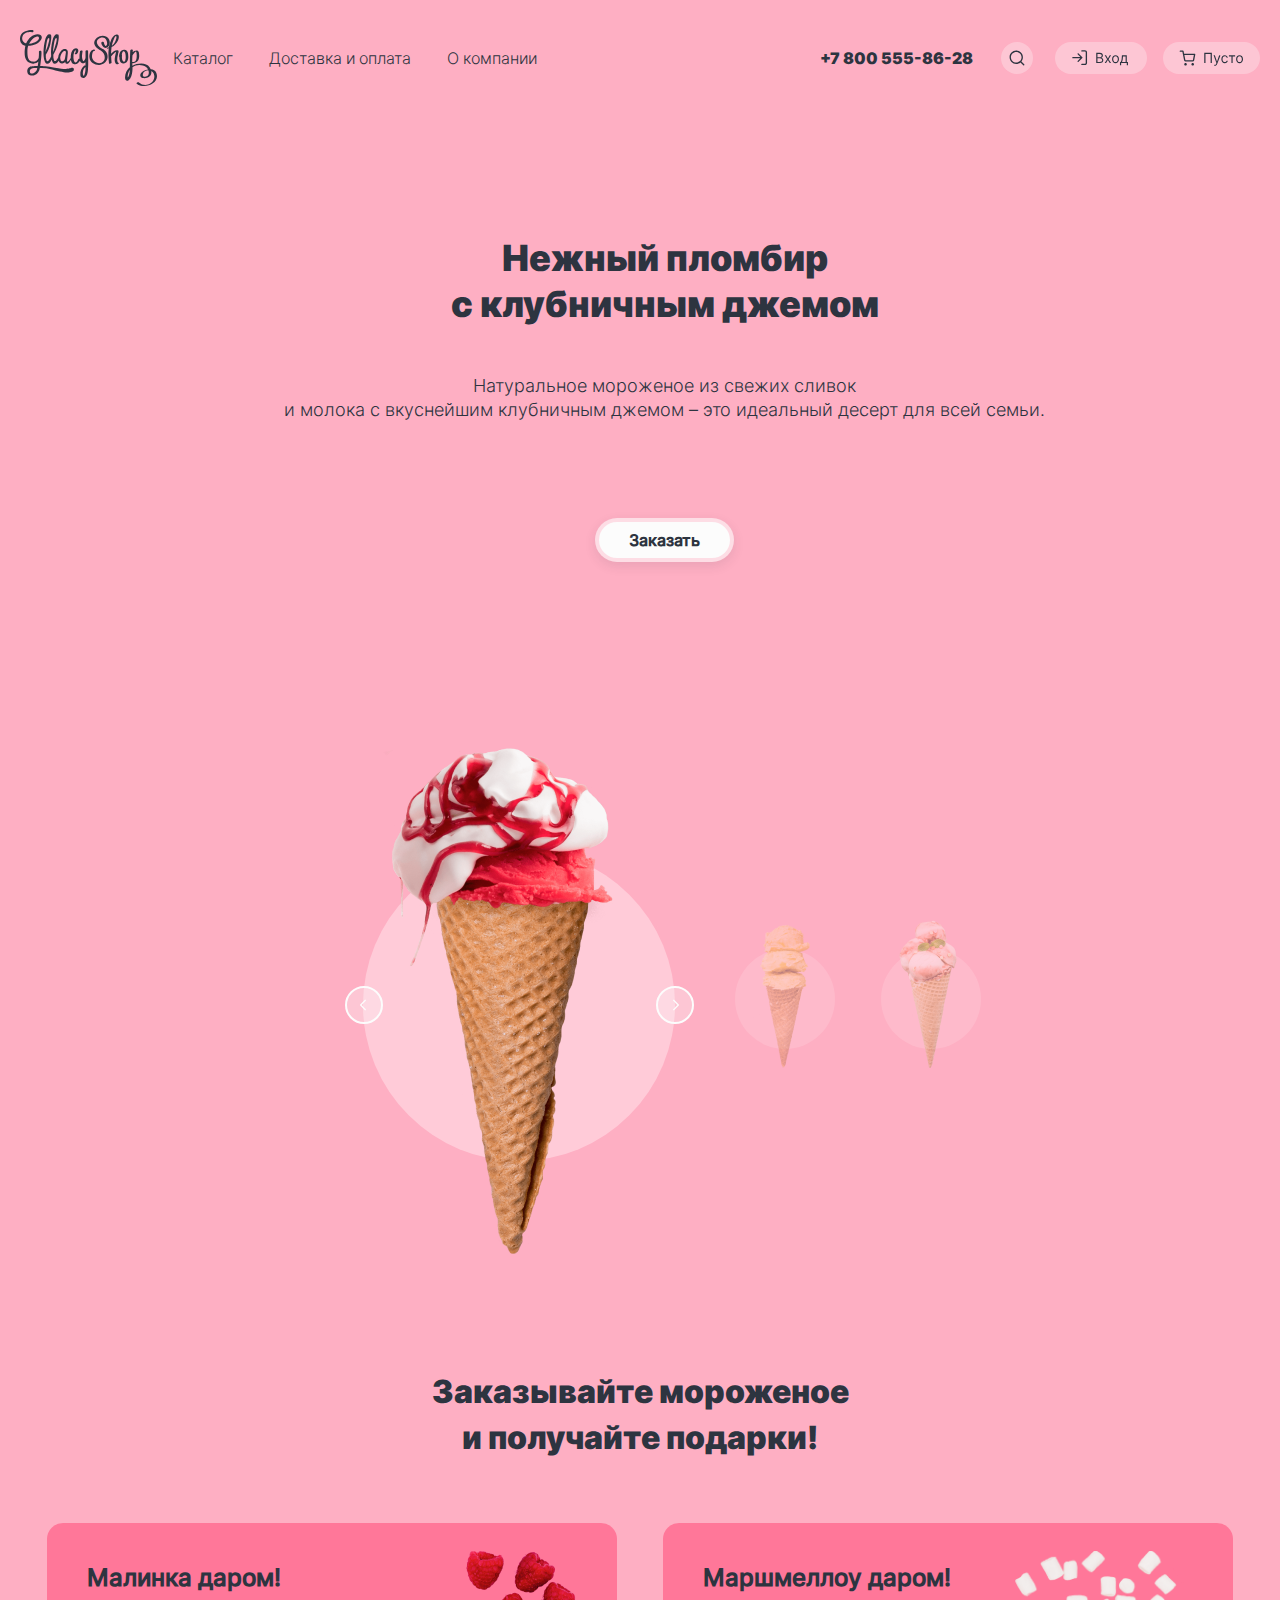
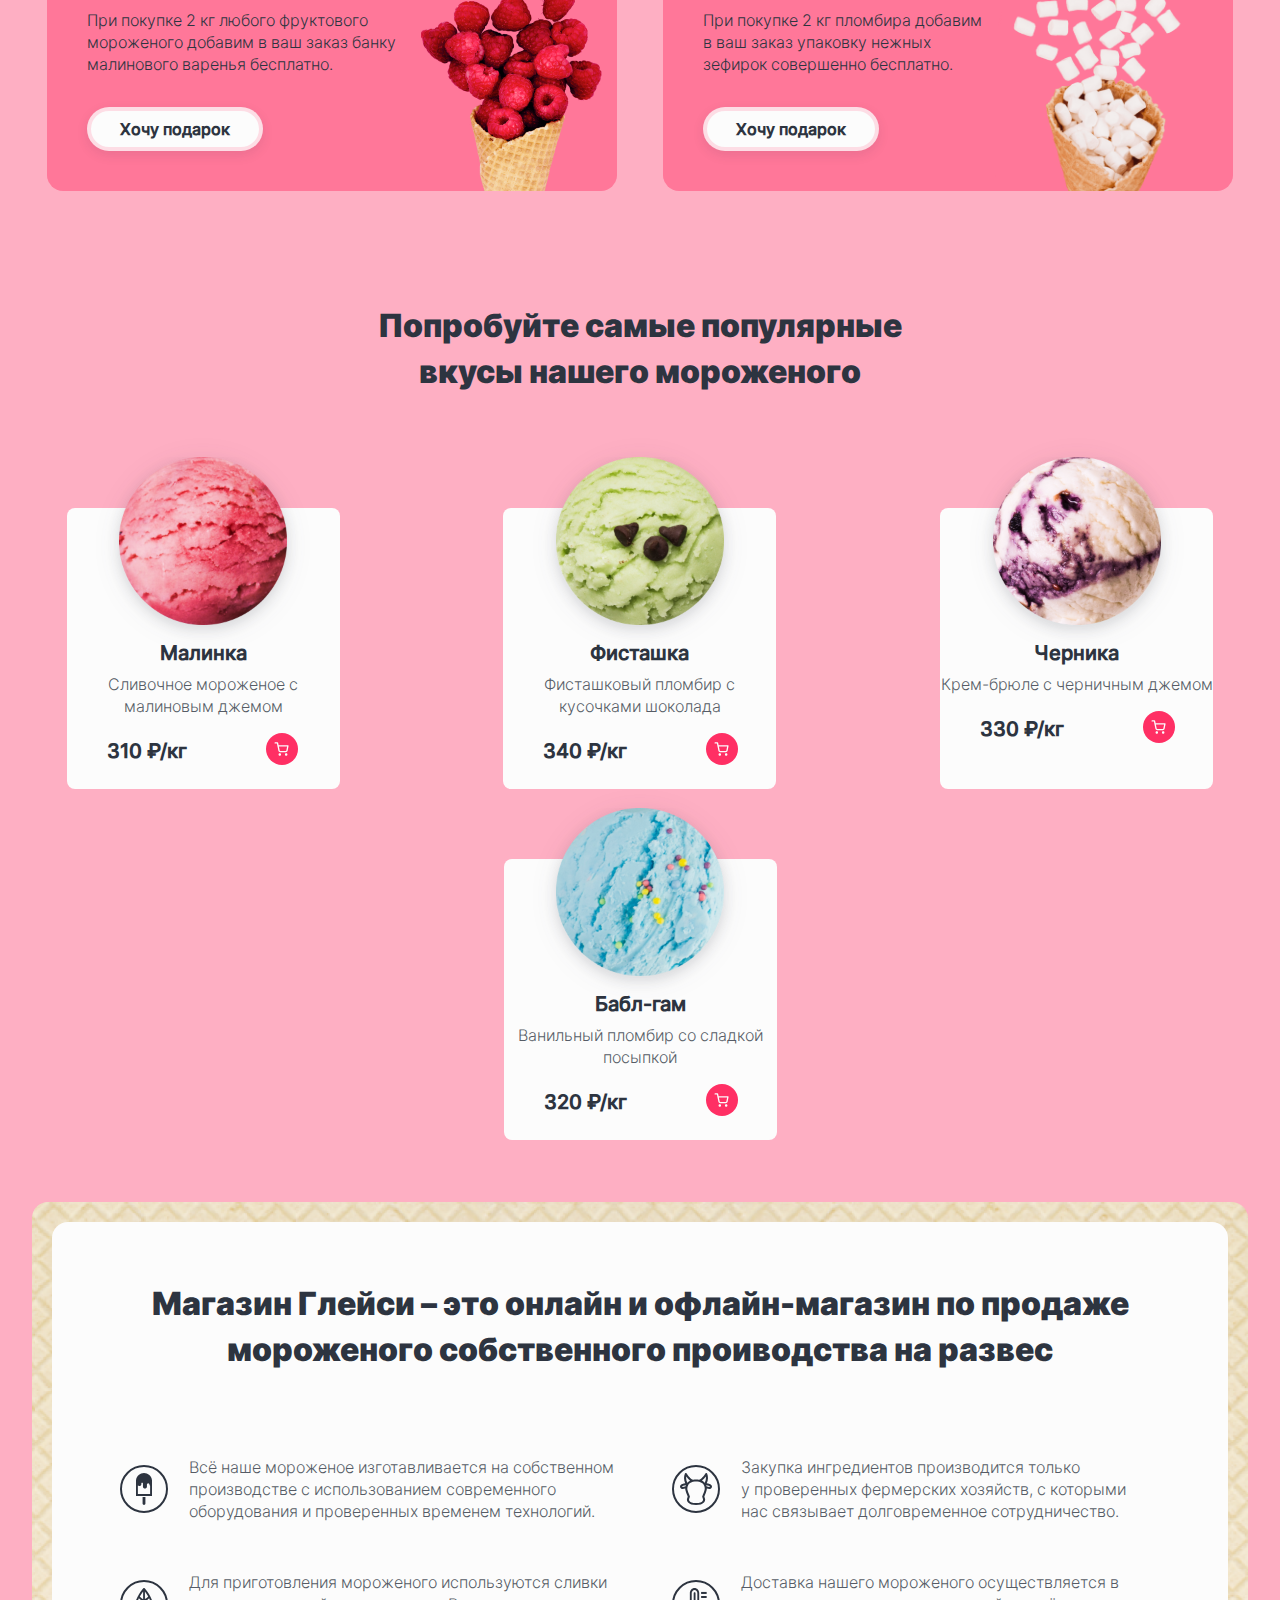
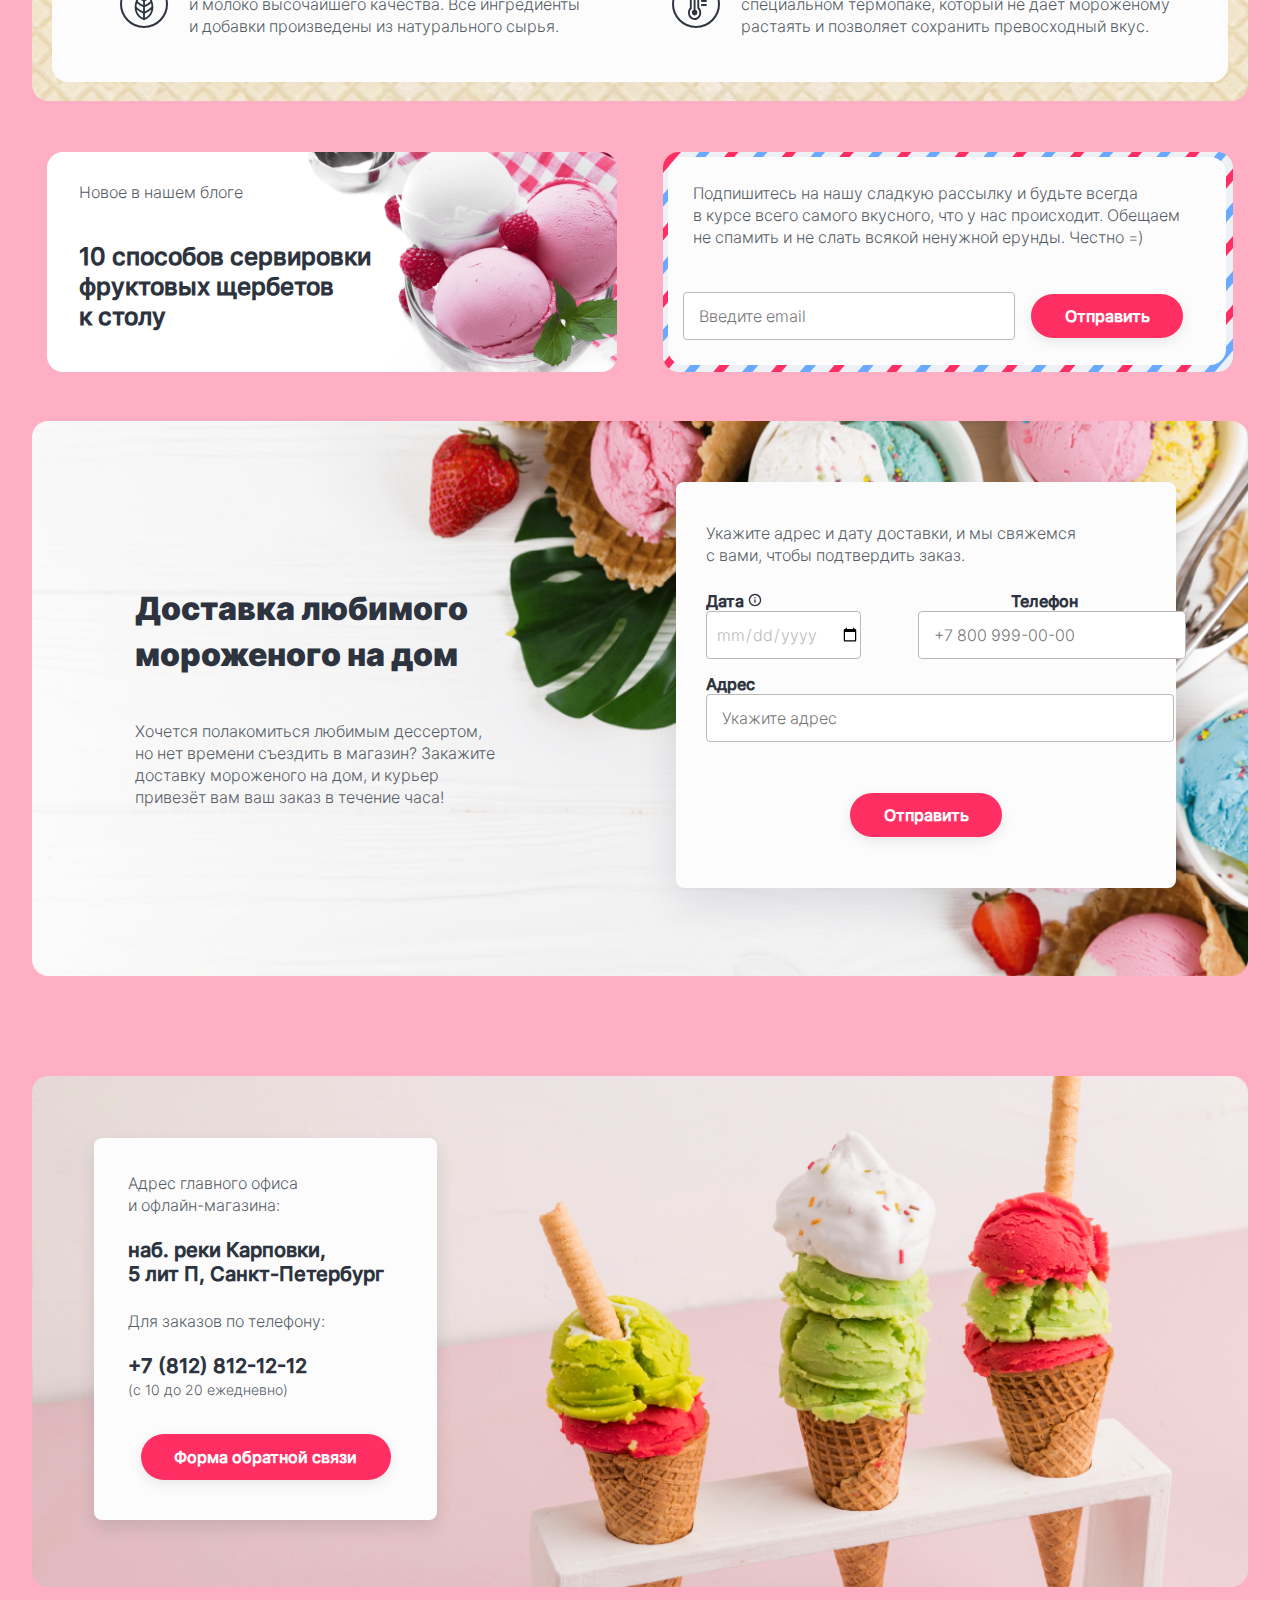
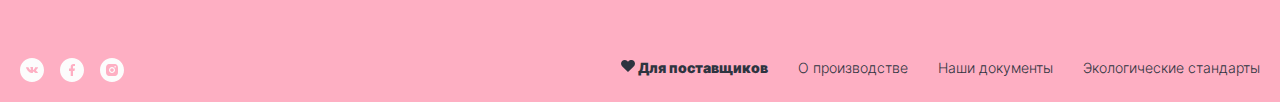
<file: ice_cream_card/index.html>
<!DOCTYPE html>
<html lang="ru">
<head>
    <meta charset="UTF-8">
    <meta name="viewport" content="width=device-width, initial-scale=1.0">
    <title>Ice cream</title>
    <link rel="stylesheet" href="style.css">
</head>

<body data-role="main">

    <header class="header">
        <div class="header-inner">
            <img class="header-inner__logo" src="images/header/logo.svg" alt="">

            <nav class="header-nav">
                <a class="header-nav__link" href="./katalog.html">Каталог</a>
                <a class="header-nav__link" href="#">Доставка и оплата</a>
                <a class="header-nav__link" href="#">О компании</a>
            </nav>

            <div class="header-authorization">
                <div class="header-authorization__phone">+7 800 555-86-28</div>

                <!--Search-->
                <button class="header-authorization__search">
                    <a class="header-authorization__search-link" href="#"></a>
                </button>
                <div class="header-search-block hide">
                    <form method="post">
                        <input class="header-search-input" type="text" name="search-phrase" id="search-phrase" placeholder="Поиск по сайту">
                    </form>
                </div>

                <a class="header-authorization__entrance" href="auth/index_entrance.html"></a>
                <button class="header-authorization__basketButton"></button>
            </div> 

            <button class="burger" type="button" id="navToggle">
                <span class="burger__item">Menu</span>
            </button>
            
        </div> <!--header-inner-->

    </header>

    <div class="mainPage">

        

    </div> <!--mainPage-->

    <h2 class="banner-head">Заказывайте мороженое<br> и получайте подарки!</h2>

    <div class="banner">
            
        <div class="banner-container">

                <div class="banner-container__1-part">
                    <div class="banner-container__title">Малинка даром!</div>
                    <div class="banner-container__description">При покупке 2 кг любого фруктового<br> мороженого добавим в ваш заказ банку<br> малинового варенья бесплатно.</div>
                    <button class="banner-container__btn">Хочу подарок</button>
                </div>

                <div class="banner-container__2-part">
                    <div class="banner-img">
                        <img class="banner-imgPhoto" src="./images/main/banner/banner1.png" alt="">
                    </div>
                </div>
        </div><!--banner-container-->

        <div class="banner-container">
                <div class="banner-container__1-part">
                    <div class="banner-container__title">Маршмеллоу даром!</div>
                    <div class="banner-container__description">При покупке 2 кг пломбира добавим<br> в ваш заказ упаковку нежных<br> зефирок совершенно бесплатно.</div>
                    <button class="banner-container__btn">Хочу подарок</button>
                </div>
            

                <div class="banner-container__2-part">
                    <div class="banner-img">
                        <img class="banner-imgPhoto" src="./images/main/banner/banner2.png" alt="">
                    </div>
                </div>

        </div><!--banner-container-->

    </div> <!--banner-->

    <h2>Попробуйте самые популярные <br> вкусы нашего мороженого</h2>
    
    <div class="card-container">

        Loading...

    </div> <!--card-container-->

    <div class="description">
        <div class="description-container">

                <div class="description-board">
                    <div class="description-board__title">Магазин Глейси – это онлайн и офлайн-магазин по продаже<br> мороженого собственного проиводства на развес</div>
                    
                    <div class="description-board__icon">

                        <div class="description-board__item">
                            <img class="description-board__iconImg" src="./images/main/description/icon1.svg" alt="">
                            <div class="description-board__text">Всё наше мороженое изготавливается на собственном<br> производстве с использованием современного<br> оборудования и проверенных временем технологий.</div>
                        </div>

                        <div class="description-board__item">
                            <img class="description-board__iconImg" src="./images/main/description/icon2.svg" alt="">
                            <div class="description-board__text">Закупка ингредиентов производится только<br> у проверенных фермерских хозяйств, с которыми<br> нас связывает долговременное сотрудничество.</div>
                        </div>

                        <div class="description-board__item">
                            <img class="description-board__iconImg" src="./images/main/description/icon3.svg" alt="">
                            <div class="description-board__text">Для приготовления мороженого используются сливки<br> и молоко высочайшего качества. Все ингредиенты<br> и добавки произведены из натурального сырья.</div>
                        </div>

                        <div class="description-board__item">
                            <img class="description-board__iconImg" src="./images/main/description/icon4.svg" alt="">
                            <div class="description-board__text">Доставка нашего мороженого осуществляется в<br> специальном термопаке, который не даёт мороженому<br> растаять и позволяет сохранить превосходный вкус.</div>
                        </div>
                    
                    </div>

                </div>

        </div> <!--description-container-->
    </div> <!--description-->

    <div class="novosti-container">

        <div class="novosti">
            <img class="novosti-img" src="./images/main/novosti/novosti1.png" alt="">
            <div class="novosti-title">Новое в нашем блоге</div>
            <div class="novosti-text">10 способов сервировки<br> фруктовых щербетов<br> к столу</div>
        </div>

        <div class="novosti-mail">
            <img class="novosti-mail__img1" src="./images/main/novosti/mail_background.png" alt="">
            <img class="novosti-mail__img2" src="./images/main/novosti/novosti2.png" alt="">
            <div class="novosti-mail__subscription">Подпишитесь на нашу сладкую рассылку и будьте всегда<br> в курсе всего самого вкусного, что у нас происходит. Обещаем<br> не спамить и не слать всякой ненужной ерунды. Честно =)</div>
            <div class="novosti-mail__input">
                <input class="novosti-mail__input-email" type="email" name="email" id="email" placeholder="Введите email">
                <button class="novosti-mail__btn">Отправить</button>
            </div>
        </div>
        
    </div> <!--novosti-container-->

    <div class="delivery-container">

        <div class="delivery-background">

            <div class="delivery-block1">
                <div class="delivery-block1__title">Доставка любимого мороженого на дом</div>
                <div class="delivery-block1__text">Хочется полакомиться любимым дессертом,<br> но нет времени съездить в магазин? Закажите<br> доставку мороженого на дом, и курьер<br> привезёт вам ваш заказ в течение часа!</div>
            </div>

            <div class="delivery-block2">
                <div class="delivery-block2__backgroundInput">
                    <div class="delivery-block2__title">Укажите адрес и дату доставки, и мы свяжемся<br> с вами, чтобы подтвердить заказ.</div>
                    
                        <div class="delivery-block2__date_tel__inputLabel">
                            <div class="delivery-block2__date_tel">
                                <label class="delivery-block2__label_date" for="date">Дата
                                    <img class="delivery-block2__svg" src="./images/main/date/Info.svg" alt="">
                                    <input class="delivery-block2__input_date" type="date" name="date" id="date">
                                </label>
                            </div>
                                
                                <label class="delivery-block2__label_tel" for="tel">Телефон
                                    <input class="delivery-block2__input_tel" type="tel" id="phone" name="phone" placeholder="+7 800 999-00-00">
                                </label> 
                        </div>
                    

                        <div class="delivery-block2__address">
                            <label class="delivery-block2__address_label" for="address">Адрес
                                <input class="delivery-block2__address_input" type="text" id="address" name="address" placeholder="Укажите адрес">
                            </label>
                        </div>

                        <div class="delivery-block2__btn-container">
                            <button class="delivery-block2__btn">Отправить</button>
                        </div>
                        
                </div>
            </div>

        </div> <!--delivery-background-->

        <!-- delivery-block2__backgroundInput for adaptive -->

        <div class="delivery-block2__backgroundInput">
            <div class="delivery-block2__title">Укажите адрес и дату доставки, и мы свяжемся<br> с вами, чтобы подтвердить заказ.</div>
            
                <div class="delivery-block2__date_tel__inputLabel">
                    <div class="delivery-block2__date_tel">
                        <label class="delivery-block2__label_date" for="date">Дата
                            <img class="delivery-block2__svg" src="./images/main/date/Info.svg" alt="">
                            <input class="delivery-block2__input_date" type="date" name="date" id="date">
                        </label>
                    </div>
                        
                        <label class="delivery-block2__label_tel" for="tel">Телефон
                            <input class="delivery-block2__input_tel" type="tel" id="phone" name="phone" placeholder="+7 800 999-00-00">
                        </label> 
                </div>
            

                <div class="delivery-block2__address">
                    <label class="delivery-block2__address_label" for="address">Адрес
                        <input class="delivery-block2__address_input" type="text" id="address" name="address" placeholder="Укажите адрес">
                    </label>
                </div>

                <div class="delivery-block2__btn-container">
                    <button class="delivery-block2__btn">Отправить</button>
                </div>
                
        </div>

        <!-- delivery-block2__backgroundInput for adaptive -->

    </div> <!--delivery-container-->

    <div class="feedback-container">
        <div class="feedback-block">

            <div class="feedback">
                <div class="feedback-address">
                    Адрес главного офиса<br> и офлайн-магазина:
                    <br><br>
                    <span>наб. реки Карповки,<br> 5 лит П, Санкт-Петербург<br><br></span>
                    Для заказов по телефону:<br><br>
                    <span>+7 (812) 812-12-12<br></span>
                    <span class="feedback-address__working_mode">(с 10 до 20 ежедневно)</span>
                </div>
    
                <div class="feedback-container__btn">
                    <button class="feedback-btn">Форма обратной связи</button>
                </div>
            </div>
    
        </div>

        <!--feedback for adaptive-->

        <div class="feedback">
            <div class="feedback-address">
                Адрес главного офиса<br> и офлайн-магазина:
                <br><br>
                <span>наб. реки Карповки,<br> 5 лит П, Санкт-Петербург<br><br></span>
                Для заказов по телефону:<br><br>
                <span>+7 (812) 812-12-12<br></span>
                <span class="feedback-address__working_mode">(с 10 до 20 ежедневно)</span>
            </div>

            <div class="feedback-container__btn">
                <button class="feedback-btn">Форма обратной связи</button>
            </div>
        </div>

        <!--feedback for adaptive-->

    </div>

    <footer class="footer">

        <div class="social">

            <a class="social_item" href="#">
                <svg width="24" height="24" viewBox="0 0 24 24" fill="none" xmlns="http://www.w3.org/2000/svg">
                <path fill-rule="evenodd" clip-rule="evenodd" d="M24 12C24 18.6274 18.6274 24 12 24C5.37258 24 0 18.6274 0 12C0 5.37258 5.37258 0 12 0C18.6274 0 24 5.37258 24 12ZM12.5884 14.9749H11.8711C11.8711 14.9749 10.2885 15.0584 8.89479 13.7867C7.37486 12.3995 6.03249 9.64702 6.03249 9.64702C6.03249 9.64702 5.95511 9.46654 6.03917 9.3793C6.13366 9.28121 6.39106 9.27493 6.39106 9.27493L8.10567 9.26508C8.10567 9.26508 8.26727 9.28878 8.38294 9.36317C8.47824 9.42457 8.53167 9.53936 8.53167 9.53936C8.53167 9.53936 8.80878 10.1536 9.17581 10.7093C9.89212 11.7942 10.2258 12.0315 10.469 11.9152C10.8233 11.7458 10.7171 10.3816 10.7171 10.3816C10.7171 10.3816 10.7236 9.88646 10.5387 9.66601C10.3955 9.4951 10.1254 9.44527 10.0062 9.43128C9.90971 9.42 10.0681 9.22367 10.2733 9.13558C10.5819 9.00308 11.1268 8.99551 11.7706 9.00136C12.2722 9.00579 12.4165 9.0332 12.6127 9.07475C13.0677 9.17105 13.0536 9.47963 13.0229 10.1454C13.0138 10.3444 13.0032 10.5752 13.0032 10.8418C13.0032 10.9018 13.0012 10.9657 12.9991 11.0315C12.9885 11.3725 12.9763 11.7629 13.2324 11.908C13.3637 11.9822 13.6849 11.9191 14.4884 10.7233C14.8693 10.1566 15.1549 9.49024 15.1549 9.49024C15.1549 9.49024 15.2173 9.37145 15.3142 9.32048C15.4134 9.26851 15.5472 9.2845 15.5472 9.2845L17.3515 9.27465C17.3515 9.27465 17.8937 9.21796 17.9815 9.43242C18.0735 9.65758 17.7788 10.1833 17.0417 11.0444C16.3463 11.8567 16.006 12.1587 16.0328 12.4236C16.0527 12.6198 16.2739 12.7957 16.7015 13.1436C17.5897 13.8661 17.8264 14.2455 17.8827 14.3357C17.8872 14.343 17.8906 14.3484 17.893 14.3519C18.2905 14.9296 17.4522 14.9749 17.4522 14.9749L15.8497 14.9944C15.8497 14.9944 15.5053 15.0543 15.0521 14.7814C14.8151 14.6388 14.5833 14.406 14.3626 14.1842C14.0251 13.8451 13.7131 13.5316 13.4469 13.6056C13.0002 13.7298 13.0143 14.5734 13.0143 14.5734C13.0143 14.5734 13.0175 14.7536 12.9157 14.8495C12.8051 14.954 12.5884 14.9749 12.5884 14.9749Z" fill="#FCFCFC"/>
                </svg>
            </a>

            <a class="social_item" href="#">
                <svg width="24" height="24" viewBox="0 0 24 24" fill="none" xmlns="http://www.w3.org/2000/svg">
                <path fill-rule="evenodd" clip-rule="evenodd" d="M24 12C24 18.6274 18.6274 24 12 24C5.37258 24 0 18.6274 0 12C0 5.37258 5.37258 0 12 0C18.6274 0 24 5.37258 24 12ZM14.4286 12.9H13V18H10.7143V12.9H9V10.5H10.7143V8.82C10.7143 6.9942 11.816 6 13.3674 6C14.1103 6 14.8137 6.0582 15 6.084V8.1H14.1429C13 8.1 13 8.682 13 9.3V10.5H15L14.4286 12.9Z" fill="#FCFCFC"/>
                </svg>
            </a>

            <a class="social_item" href="#">
                <svg width="24" height="24" viewBox="0 0 24 24" fill="none" xmlns="http://www.w3.org/2000/svg">
                <path fill-rule="evenodd" clip-rule="evenodd" d="M24 12C24 18.6274 18.6274 24 12 24C5.37258 24 0 18.6274 0 12C0 5.37258 5.37258 0 12 0C18.6274 0 24 5.37258 24 12ZM14.4732 6.036C13.8336 6.006 13.6302 6 12 6C10.3698 6 10.1664 6.0078 9.5268 6.036C8.8872 6.066 8.4528 6.1662 8.07 6.315C7.66946 6.46544 7.3066 6.70154 7.0068 7.0068C6.70128 7.30639 6.46514 7.66931 6.315 8.07C6.1662 8.4528 6.066 8.8872 6.036 9.5268C6.006 10.1664 6 10.3698 6 12C6 13.6302 6.0078 13.8336 6.036 14.4732C6.066 15.1122 6.1662 15.5478 6.315 15.93C6.46556 16.3305 6.70164 16.6933 7.0068 16.9932C7.30652 17.2986 7.6694 17.5347 8.07 17.685C8.4528 17.8332 8.8878 17.934 9.5268 17.964C10.1664 17.994 10.3698 18 12 18C13.6302 18 13.8336 17.9922 14.4732 17.964C15.1122 17.934 15.5478 17.8332 15.93 17.685C16.3304 17.5343 16.6932 17.2982 16.9932 16.9932C17.2987 16.6936 17.5348 16.3307 17.685 15.93C17.8332 15.5472 17.934 15.1122 17.964 14.4732C17.994 13.8336 18 13.6302 18 12C18 10.3698 17.9922 10.1664 17.964 9.5268C17.934 8.8878 17.8332 8.4522 17.685 8.07C17.5344 7.66955 17.2983 7.30674 16.9932 7.0068C16.6596 6.6738 16.326 6.4674 15.93 6.315C15.5472 6.1662 15.1122 6.066 14.4732 6.036ZM9.87868 9.87868C10.4413 9.31607 11.2044 9 12 9C12.7956 9 13.5587 9.31607 14.1213 9.87868C14.6839 10.4413 15 11.2044 15 12C15 12.7956 14.6839 13.5587 14.1213 14.1213C13.5587 14.6839 12.7956 15 12 15C11.2044 15 10.4413 14.6839 9.87868 14.1213C9.31607 13.5587 9 12.7956 9 12C9 11.2044 9.31607 10.4413 9.87868 9.87868ZM15.6803 8.31967C15.821 8.46032 15.9 8.65109 15.9 8.85C15.9 9.04891 15.821 9.23968 15.6803 9.38033C15.5397 9.52098 15.3489 9.6 15.15 9.6C14.9511 9.6 14.7603 9.52098 14.6197 9.38033C14.479 9.23968 14.4 9.04891 14.4 8.85C14.4 8.65109 14.479 8.46032 14.6197 8.31967C14.7603 8.17902 14.9511 8.1 15.15 8.1C15.3489 8.1 15.5397 8.17902 15.6803 8.31967ZM13.2728 10.7272C12.9352 10.3896 12.4774 10.2 12 10.2C11.5226 10.2 11.0648 10.3896 10.7272 10.7272C10.3896 11.0648 10.2 11.5226 10.2 12C10.2 12.4774 10.3896 12.9352 10.7272 13.2728C11.0648 13.6104 11.5226 13.8 12 13.8C12.4774 13.8 12.9352 13.6104 13.2728 13.2728C13.6104 12.9352 13.8 12.4774 13.8 12C13.8 11.5226 13.6104 11.0648 13.2728 10.7272Z" fill="#FCFCFC"/>
                </svg>
            </a>

            <div class="about_us">
                <div class="about_us_active">
                    <svg width="14" height="14" viewBox="0 0 14 14" fill="none" xmlns="http://www.w3.org/2000/svg">
                    <path d="M12.8909 1.99447C12.5504 1.65381 12.1461 1.38357 11.7011 1.19919C11.2562 1.01482 10.7792 0.919922 10.2976 0.919922C9.8159 0.919922 9.33896 1.01482 8.89399 1.19919C8.44901 1.38357 8.04473 1.65381 7.70422 1.99447L6.99756 2.70114L6.29089 1.99447C5.6031 1.30668 4.67025 0.920278 3.69756 0.920278C2.72487 0.920278 1.79202 1.30668 1.10422 1.99447C0.416428 2.68227 0.0300293 3.61512 0.0300293 4.58781C0.0300293 5.56049 0.416428 6.49334 1.10422 7.18114L1.81089 7.88781L6.99756 13.0745L12.1842 7.88781L12.8909 7.18114C13.2316 6.84064 13.5018 6.43635 13.6862 5.99138C13.8705 5.5464 13.9654 5.06946 13.9654 4.58781C13.9654 4.10615 13.8705 3.62921 13.6862 3.18424C13.5018 2.73926 13.2316 2.33498 12.8909 1.99447Z" fill="#2D3440"/>
                    </svg>
                    Для поставщиков</div>
                <div class="about_us_text">О производстве</div>
                <div class="about_us_text">Наши документы</div>
                <div class="about_us_text">Экологические стандарты</div>
            </div>

        </div> <!--social-->
        <script src="./script.js"></script>
    </footer> 

</body>

</html>
</file>
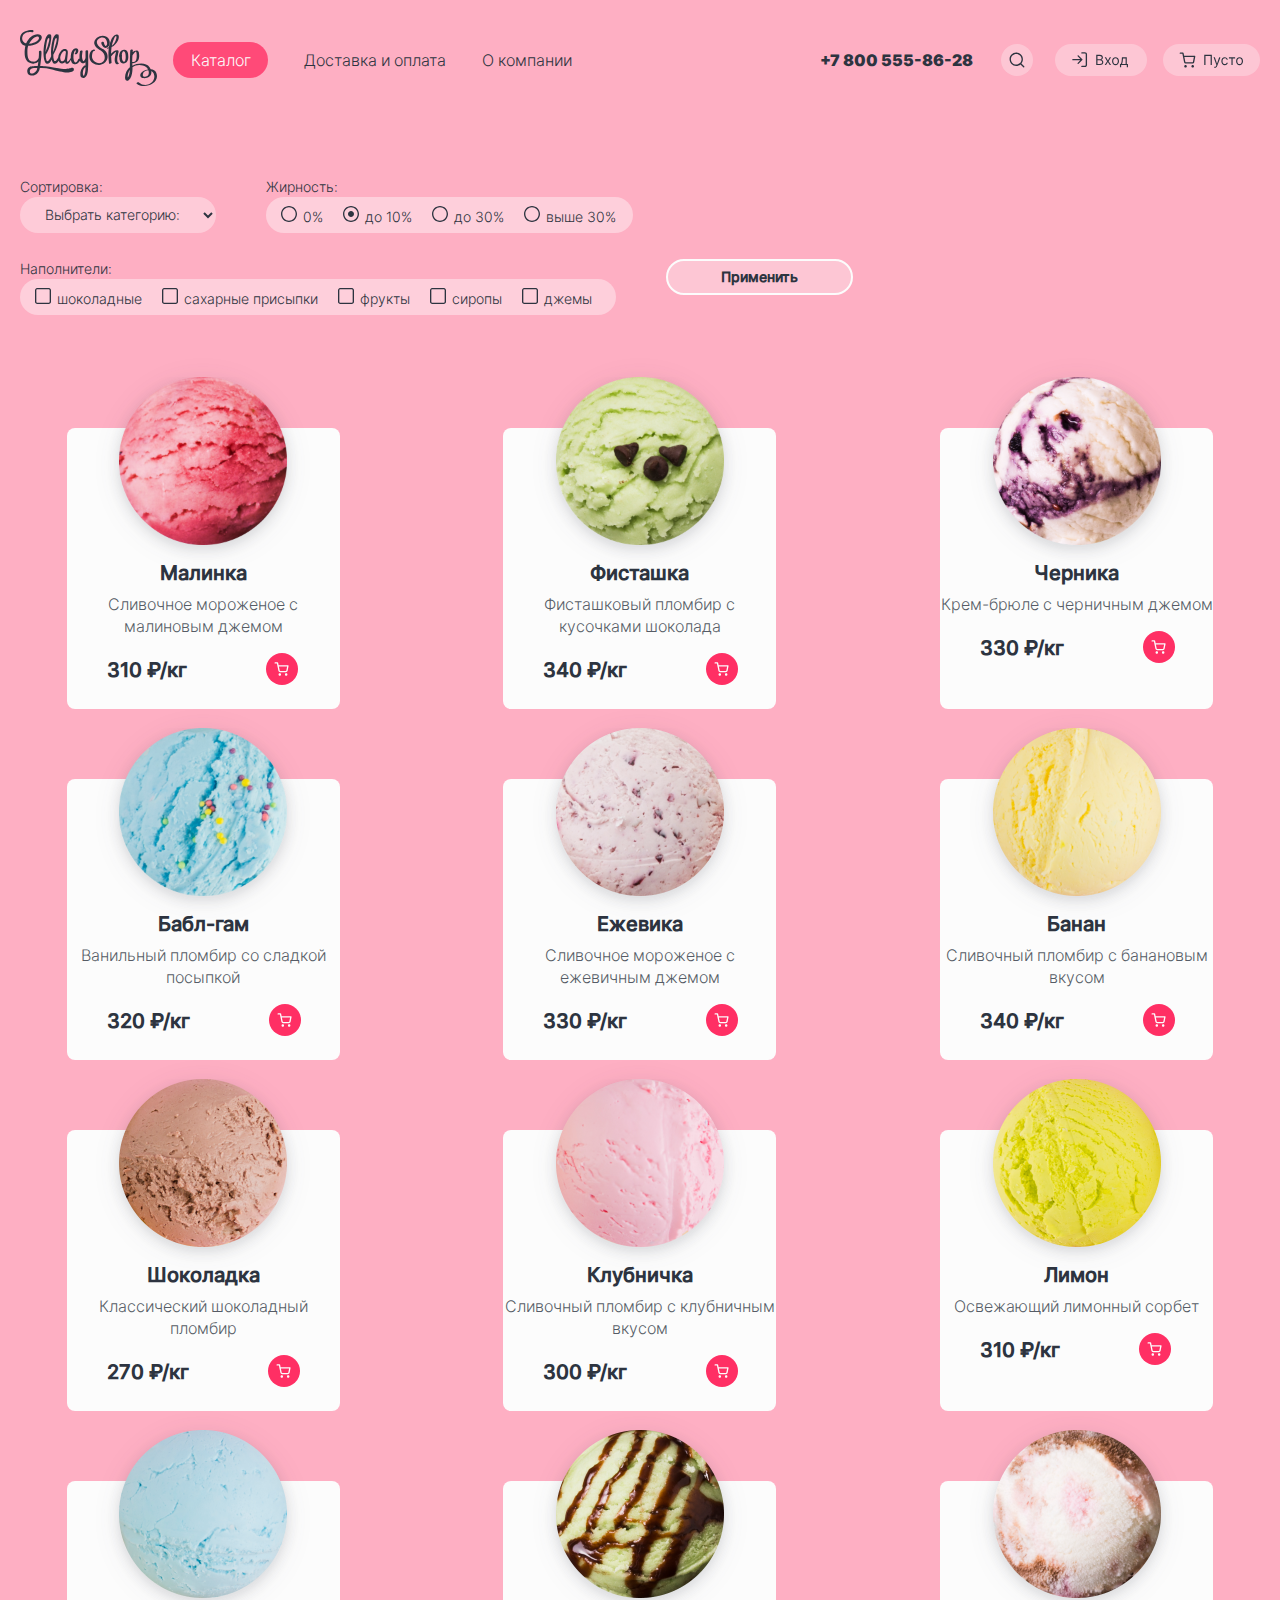
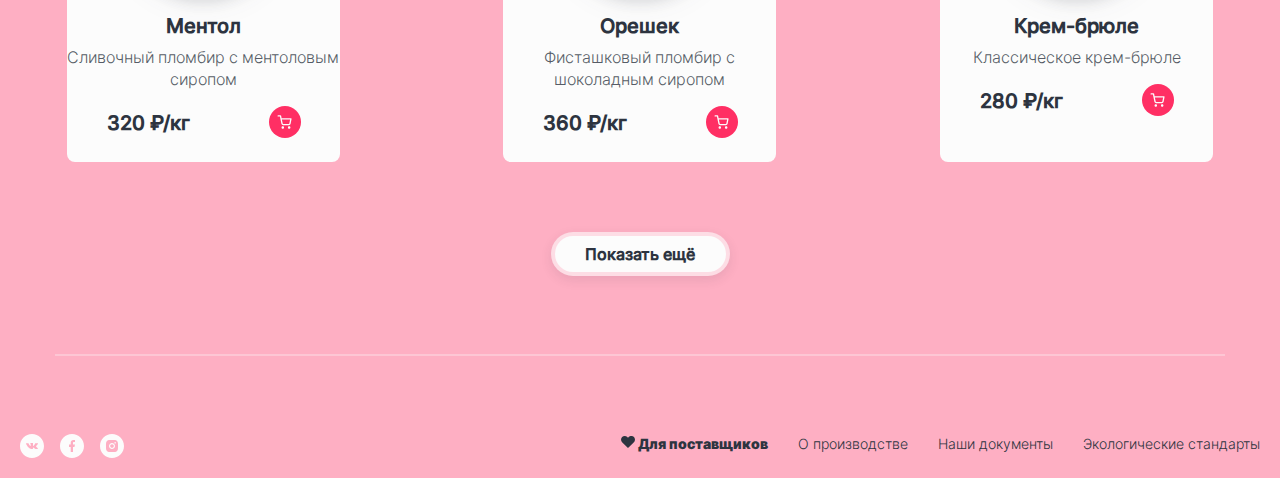
<file: ice_cream_card/katalog.html>
<!DOCTYPE html>
<html lang="ru">
<head>
    <meta charset="UTF-8">
    <meta name="viewport" content="width=device-width, initial-scale=1.0">
    <title>Ice cream</title>
    <link rel="stylesheet" href="style.css">
</head>

<body class="pink" data-role="submissive">

    <header class="header">
        <div class="header-inner">
            <a href="./index.html">
                <img class="header-inner__logo" src="images/header/logo.svg" alt="">
            </a>
            <nav class="header-nav">
                <button id="header-nav__active" class="header-nav__link">Каталог</button>
                <a class="header-nav__link" href="#">Доставка и оплата</a>
                <a class="header-nav__link" href="#">О компании</a>
            </nav>

            <!--Search-->
            <div class="header-authorization">
                <div class="header-authorization__phone">+7 800 555-86-28</div>

                <button class="header-authorization__search">
                    <a class="header-authorization__search-link" href="#"></a>
                </button>
                <div class="header-search-block hide">
                        <input class="header-search-input" type="text" name="search-phrase" id="search-phrase" placeholder="Поиск по сайту">
                </div>

                <a class="header-authorization__entrance" href="auth/index_entrance.html"></a>
                <button class="header-authorization__basketButton"></button>
            </div> 

            <button class="burger" type="button" id="navToggle">
                <span class="burger__item">Menu</span>
            </button>

            <!-- <div class="header-authorization__basket">
                <div class="header-authorization__basket__background"></div>
            </div> -->
            
        </div> <!--header-inner-->
    </header>

    <div class="filter-container">
        
        <form class="filter">
            <div class="filter-sorting">
                <div class="filter-title">Сортировка:</div>
                <div class="filter-block">
                    <select class="filter-block__select">
                        <option value="" selected>Выбрать категорию:</option>
                        <option value="1">Ягодное</option>
                        <option value="2">Ореховое</option>
                        <option value="3">Сливочное</option>
                        <option value="4">Цитрусовое</option>
                    </select>
                </div>
            </div>

            <div class="filter-fat_content">
                <div class="filter-title">Жирность:</div>
                    <div class="filter-block filter-block__opacity">

                        <div class="filter-block__inputLabel">
                            <input class="filter-block__input" type="radio" name="fat_content" value="0" id="fat_content-0">
                            <label class="filter-block__label" for="fat_content-0">0%</label>
                        </div>

                        <div class="filter-block__inputLabel">
                            <input class="filter-block__input" type="radio" name="fat_content" value="10" id="fat_content-10" checked>
                            <label class="filter-block__label" for="fat_content-10">до 10%</label>
                        </div>

                        <div class="filter-block__inputLabel">
                            <input class="filter-block__input" type="radio" name="fat_content" value="30" id="fat_content-30">
                            <label class="filter-block__label" for="fat_content-30">до 30%</label>
                        </div>
                         
                        <div class="filter-block__inputLabel">
                            <input class="filter-block__input" type="radio" name="fat_content" value="31" id="fat_content-31">
                            <label class="filter-block__label" for="fat_content-31">выше 30%</label>
                        </div>

                    </div>
            </div>

            <div class="filter-fillers">
                <div class="filter-title">Наполнители:</div>
                    <div class="filter-block filter-block__opacity">
                        <div class="filter-block__fillers-form">

                            <div class="filter-block__inputLabel">
                                <input class="filter-block__input" type="checkbox" name="chocolate" id="filler-chocolate">
                                <label for="filler-chocolate">шоколадные</label>
                            </div>

                            <div class="filter-block__inputLabel">
                                <input class="filter-block__input" type="checkbox" name="sugar" id="filler-sugar">
                                <label for="filler-sugar">сахарные присыпки</label>
                            </div>

                            <div class="filter-block__inputLabel">
                                <input class="filter-block__input" type="checkbox" name="fruit" id="filler-fruit">
                                <label for="filler-fruit">фрукты</label>
                            </div>

                            <div class="filter-block__inputLabel">
                                <input class="filter-block__input" type="checkbox" name="syrup" id="filler-syrup">
                                <label for="filler-syrup">сиропы</label>
                            </div>

                            <div class="filter-block__inputLabel">
                                <input class="filter-block__input" type="checkbox" name="jam" id="filler-jam">
                                <label for="filler-jam">джемы</label>
                            </div>
                        </div>

                    </div>
            </div>

            <div class="filter-container-btn">
                <button class="filter-btn" type="submit">Применить</button>
            </div>
        </form>
    </div>
    
    <div class="card-container">

        Loading...

    </div> <!--Container-->

    <footer class="footer">

        <!--поменять ссылки на btn или img -->

        <div class="social">

            <a class="social_item" href="#">
                <svg width="24" height="24" viewBox="0 0 24 24" fill="none" xmlns="http://www.w3.org/2000/svg">
                <path fill-rule="evenodd" clip-rule="evenodd" d="M24 12C24 18.6274 18.6274 24 12 24C5.37258 24 0 18.6274 0 12C0 5.37258 5.37258 0 12 0C18.6274 0 24 5.37258 24 12ZM12.5884 14.9749H11.8711C11.8711 14.9749 10.2885 15.0584 8.89479 13.7867C7.37486 12.3995 6.03249 9.64702 6.03249 9.64702C6.03249 9.64702 5.95511 9.46654 6.03917 9.3793C6.13366 9.28121 6.39106 9.27493 6.39106 9.27493L8.10567 9.26508C8.10567 9.26508 8.26727 9.28878 8.38294 9.36317C8.47824 9.42457 8.53167 9.53936 8.53167 9.53936C8.53167 9.53936 8.80878 10.1536 9.17581 10.7093C9.89212 11.7942 10.2258 12.0315 10.469 11.9152C10.8233 11.7458 10.7171 10.3816 10.7171 10.3816C10.7171 10.3816 10.7236 9.88646 10.5387 9.66601C10.3955 9.4951 10.1254 9.44527 10.0062 9.43128C9.90971 9.42 10.0681 9.22367 10.2733 9.13558C10.5819 9.00308 11.1268 8.99551 11.7706 9.00136C12.2722 9.00579 12.4165 9.0332 12.6127 9.07475C13.0677 9.17105 13.0536 9.47963 13.0229 10.1454C13.0138 10.3444 13.0032 10.5752 13.0032 10.8418C13.0032 10.9018 13.0012 10.9657 12.9991 11.0315C12.9885 11.3725 12.9763 11.7629 13.2324 11.908C13.3637 11.9822 13.6849 11.9191 14.4884 10.7233C14.8693 10.1566 15.1549 9.49024 15.1549 9.49024C15.1549 9.49024 15.2173 9.37145 15.3142 9.32048C15.4134 9.26851 15.5472 9.2845 15.5472 9.2845L17.3515 9.27465C17.3515 9.27465 17.8937 9.21796 17.9815 9.43242C18.0735 9.65758 17.7788 10.1833 17.0417 11.0444C16.3463 11.8567 16.006 12.1587 16.0328 12.4236C16.0527 12.6198 16.2739 12.7957 16.7015 13.1436C17.5897 13.8661 17.8264 14.2455 17.8827 14.3357C17.8872 14.343 17.8906 14.3484 17.893 14.3519C18.2905 14.9296 17.4522 14.9749 17.4522 14.9749L15.8497 14.9944C15.8497 14.9944 15.5053 15.0543 15.0521 14.7814C14.8151 14.6388 14.5833 14.406 14.3626 14.1842C14.0251 13.8451 13.7131 13.5316 13.4469 13.6056C13.0002 13.7298 13.0143 14.5734 13.0143 14.5734C13.0143 14.5734 13.0175 14.7536 12.9157 14.8495C12.8051 14.954 12.5884 14.9749 12.5884 14.9749Z" fill="#FCFCFC"/>
                </svg>
            </a>

            <a class="social_item" href="#">
                <svg width="24" height="24" viewBox="0 0 24 24" fill="none" xmlns="http://www.w3.org/2000/svg">
                <path fill-rule="evenodd" clip-rule="evenodd" d="M24 12C24 18.6274 18.6274 24 12 24C5.37258 24 0 18.6274 0 12C0 5.37258 5.37258 0 12 0C18.6274 0 24 5.37258 24 12ZM14.4286 12.9H13V18H10.7143V12.9H9V10.5H10.7143V8.82C10.7143 6.9942 11.816 6 13.3674 6C14.1103 6 14.8137 6.0582 15 6.084V8.1H14.1429C13 8.1 13 8.682 13 9.3V10.5H15L14.4286 12.9Z" fill="#FCFCFC"/>
                </svg>
            </a>

            <a class="social_item" href="#">
                <svg width="24" height="24" viewBox="0 0 24 24" fill="none" xmlns="http://www.w3.org/2000/svg">
                <path fill-rule="evenodd" clip-rule="evenodd" d="M24 12C24 18.6274 18.6274 24 12 24C5.37258 24 0 18.6274 0 12C0 5.37258 5.37258 0 12 0C18.6274 0 24 5.37258 24 12ZM14.4732 6.036C13.8336 6.006 13.6302 6 12 6C10.3698 6 10.1664 6.0078 9.5268 6.036C8.8872 6.066 8.4528 6.1662 8.07 6.315C7.66946 6.46544 7.3066 6.70154 7.0068 7.0068C6.70128 7.30639 6.46514 7.66931 6.315 8.07C6.1662 8.4528 6.066 8.8872 6.036 9.5268C6.006 10.1664 6 10.3698 6 12C6 13.6302 6.0078 13.8336 6.036 14.4732C6.066 15.1122 6.1662 15.5478 6.315 15.93C6.46556 16.3305 6.70164 16.6933 7.0068 16.9932C7.30652 17.2986 7.6694 17.5347 8.07 17.685C8.4528 17.8332 8.8878 17.934 9.5268 17.964C10.1664 17.994 10.3698 18 12 18C13.6302 18 13.8336 17.9922 14.4732 17.964C15.1122 17.934 15.5478 17.8332 15.93 17.685C16.3304 17.5343 16.6932 17.2982 16.9932 16.9932C17.2987 16.6936 17.5348 16.3307 17.685 15.93C17.8332 15.5472 17.934 15.1122 17.964 14.4732C17.994 13.8336 18 13.6302 18 12C18 10.3698 17.9922 10.1664 17.964 9.5268C17.934 8.8878 17.8332 8.4522 17.685 8.07C17.5344 7.66955 17.2983 7.30674 16.9932 7.0068C16.6596 6.6738 16.326 6.4674 15.93 6.315C15.5472 6.1662 15.1122 6.066 14.4732 6.036ZM9.87868 9.87868C10.4413 9.31607 11.2044 9 12 9C12.7956 9 13.5587 9.31607 14.1213 9.87868C14.6839 10.4413 15 11.2044 15 12C15 12.7956 14.6839 13.5587 14.1213 14.1213C13.5587 14.6839 12.7956 15 12 15C11.2044 15 10.4413 14.6839 9.87868 14.1213C9.31607 13.5587 9 12.7956 9 12C9 11.2044 9.31607 10.4413 9.87868 9.87868ZM15.6803 8.31967C15.821 8.46032 15.9 8.65109 15.9 8.85C15.9 9.04891 15.821 9.23968 15.6803 9.38033C15.5397 9.52098 15.3489 9.6 15.15 9.6C14.9511 9.6 14.7603 9.52098 14.6197 9.38033C14.479 9.23968 14.4 9.04891 14.4 8.85C14.4 8.65109 14.479 8.46032 14.6197 8.31967C14.7603 8.17902 14.9511 8.1 15.15 8.1C15.3489 8.1 15.5397 8.17902 15.6803 8.31967ZM13.2728 10.7272C12.9352 10.3896 12.4774 10.2 12 10.2C11.5226 10.2 11.0648 10.3896 10.7272 10.7272C10.3896 11.0648 10.2 11.5226 10.2 12C10.2 12.4774 10.3896 12.9352 10.7272 13.2728C11.0648 13.6104 11.5226 13.8 12 13.8C12.4774 13.8 12.9352 13.6104 13.2728 13.2728C13.6104 12.9352 13.8 12.4774 13.8 12C13.8 11.5226 13.6104 11.0648 13.2728 10.7272Z" fill="#FCFCFC"/>
                </svg>
            </a>

            <div class="about_us">
                <div class="about_us_active">
                    <svg width="14" height="14" viewBox="0 0 14 14" fill="none" xmlns="http://www.w3.org/2000/svg">
                    <path d="M12.8909 1.99447C12.5504 1.65381 12.1461 1.38357 11.7011 1.19919C11.2562 1.01482 10.7792 0.919922 10.2976 0.919922C9.8159 0.919922 9.33896 1.01482 8.89399 1.19919C8.44901 1.38357 8.04473 1.65381 7.70422 1.99447L6.99756 2.70114L6.29089 1.99447C5.6031 1.30668 4.67025 0.920278 3.69756 0.920278C2.72487 0.920278 1.79202 1.30668 1.10422 1.99447C0.416428 2.68227 0.0300293 3.61512 0.0300293 4.58781C0.0300293 5.56049 0.416428 6.49334 1.10422 7.18114L1.81089 7.88781L6.99756 13.0745L12.1842 7.88781L12.8909 7.18114C13.2316 6.84064 13.5018 6.43635 13.6862 5.99138C13.8705 5.5464 13.9654 5.06946 13.9654 4.58781C13.9654 4.10615 13.8705 3.62921 13.6862 3.18424C13.5018 2.73926 13.2316 2.33498 12.8909 1.99447Z" fill="#2D3440"/>
                    </svg>
                    Для поставщиков</div>
                <div class="about_us_text">О производстве</div>
                <div class="about_us_text">Наши документы</div>
                <div class="about_us_text">Экологические стандарты</div>
            </div>

        </div> <!--social-->
        <script src="./script.js"></script>
    </footer> 

</body>

</html>
</file>
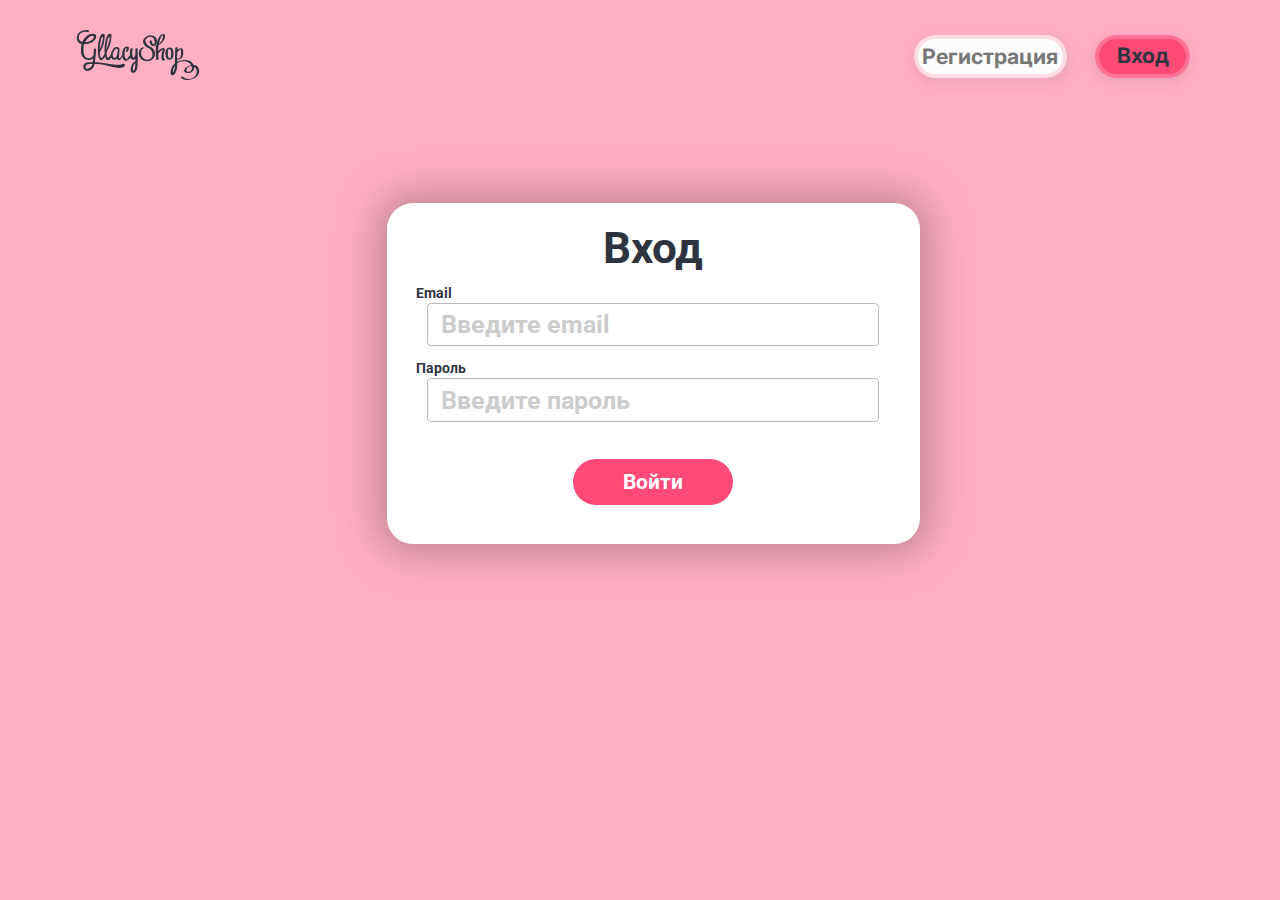
<file: ice_cream_card/auth/index_entrance.html>
<!DOCTYPE html>
<html lang="ru">
<head>
    <meta charset="UTF-8">
    <meta name="viewport" content="width=device-width, initial-scale=1.0">
    <link rel="preconnect" href="https://fonts.googleapis.com">
    <link rel="preconnect" href="https://fonts.gstatic.com" crossorigin>
    <link href="https://fonts.googleapis.com/css2?family=Inter:wght@700&display=swap" rel="stylesheet">
    <link rel="preconnect" href="https://fonts.googleapis.com">
    <link rel="preconnect" href="https://fonts.gstatic.com" crossorigin>
    <link href="https://fonts.googleapis.com/css2?family=Roboto:wght@700&display=swap" rel="stylesheet">
    <link rel="stylesheet" href="style2.css">
    <title>Attestation 1</title>
</head>
<body>

    <header class="header">
        <div class="header-container">
            <a href="../index.html">
                <img class="header-logo" src="../images/header/logo.svg" alt="">
            </a>
            <div class="header-link">
                <a class="header-link__registration" href="index_registration.html">
                    Регистрация</a>
                <a class="header-link__entrance header-link__entrance-active" href="index_entrance.html">
                    Вход</a>
            </div>
    
        </div> <!--Header-container-->
    </header> <!--Header-->
    
    <div class="container">
        <div class="box box__entrance">
            
            <form class="form" action="#">
        
                <div class="form-title">Вход</div>
                
                <div class="form-email">
                    <label class="form-label__name" for="email">Email</label>
                    <input class="form-input form-input__email" type="email" name="email" id="email" placeholder="Введите email">
                </div>
        
                <div class="form-password">
                    <label class="form-label__name" for="password">Пароль</label>
                    <input class="form-input form-input__password" type="password" name="password" id="password" placeholder="Введите пароль">
                </div>
                
                <div class="form-button">
                    <button class="form-button__submit" type="submit">Войти</button>
                </div>
                
            </form>
        </div> <!--box-->
    </div> <!--Container-->
    
    <script src="scripts.js"></script>
</body>
</html>
</file>
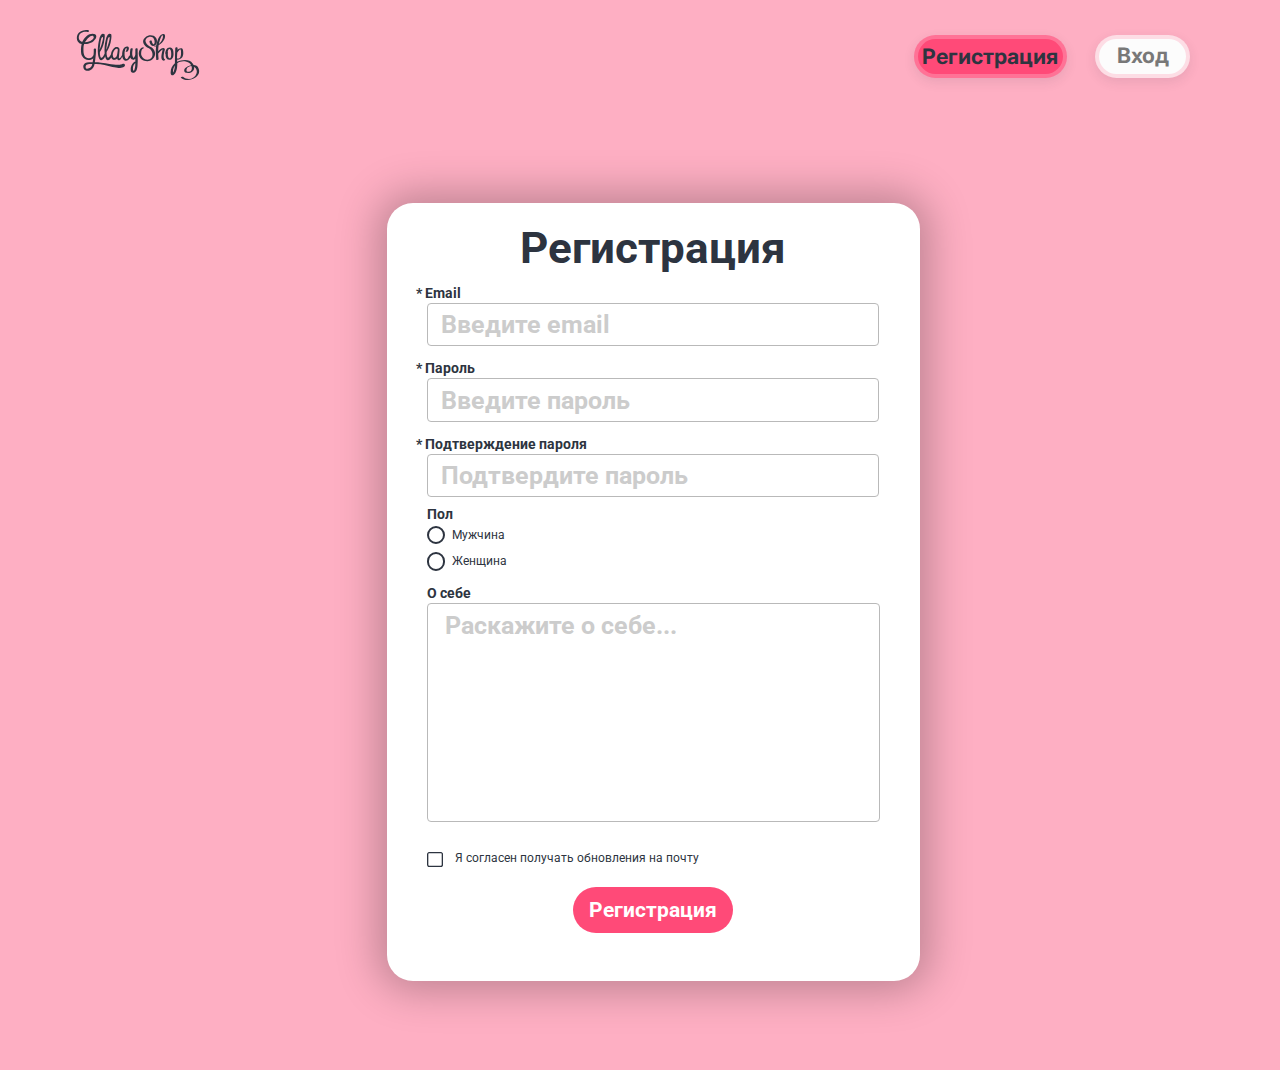
<file: ice_cream_card/auth/index_registration.html>
<!DOCTYPE html>
<html lang="ru">
<head>
    <meta charset="UTF-8">
    <meta name="viewport" content="width=device-width, initial-scale=1.0">
    <link rel="preconnect" href="https://fonts.googleapis.com">
    <link rel="preconnect" href="https://fonts.gstatic.com" crossorigin>
    <link href="https://fonts.googleapis.com/css2?family=Inter:wght@700&display=swap" rel="stylesheet">
    <link rel="preconnect" href="https://fonts.googleapis.com">
    <link rel="preconnect" href="https://fonts.gstatic.com" crossorigin>
    <link href="https://fonts.googleapis.com/css2?family=Roboto:wght@700&display=swap" rel="stylesheet">
    <link rel="preconnect" href="https://fonts.googleapis.com">
    <link rel="preconnect" href="https://fonts.gstatic.com" crossorigin>
    <link href="https://fonts.googleapis.com/css2?family=Roboto&display=swap" rel="stylesheet">
    <link rel="stylesheet" href="style2.css">
    <title>Attestation 1</title>
</head>
<body>

    <header class="header">
        <div class="header-container">
            <a href="../index.html">
                <img class="header-logo" src="../images/header/logo.svg" alt="">
            </a>
            <div class="header-link">
                <a class="header-link__registration header-link__registration-active" href="index_registration.html">
                    Регистрация</a>
                <a class="header-link__entrance" href="index_entrance.html">
                    Вход</a>
            </div>
    
        </div> <!--Header-container-->
    </header> <!--Header-->
    
    <div class="container">
        <div class="box">
            
            <form class="form" action="#">
        
                <div class="form-title">Регистрация</div>

            <!--Email/Password-->   
                <div class="form-email">
                    <label class="form-label__name" for="email">* Email</label>
                    <label class="form-label__error form-label__error___incorrectEmail error hide" for="email">Email введён некорректно</label>
                    <label class="form-label__error form-label__error___emptyEmail error hide" for="email">Поле обязательно для заполнения</label>
                    <input class="form-input form-input__email" type="email" name="email" id="email" placeholder="Введите email">
                </div>
        
                <div class="form-password">
                    <label class="form-label__name" for="password">* Пароль</label>
                    <label class="form-password__error form-label__error___emptyPass error hide" for="password">Поле обязательно для заполнения</label>
                    <label class="form-password__error form-label__error___lengthPass error hide" for="password">Пароль должен содержать не менее 8 символов</label>
                    <input class="form-input form-input__password" type="password" name="password" id="password" placeholder="Введите пароль">
                </div>

                <div class="form-password-confirmation">
                    <label class="form-label__name" for="password">* Подтверждение пароля</label>
                    <label class="form-password-confirmation__error form-label__error___emptyPassConfirm error hide" for="password">Пароли не совпадают</label>
                    <input class="form-input form-input__password-confirmation" type="password" name="password-confirmation" id="password-confirmation" placeholder="Подтвердите пароль">
                </div>

            <!--Radio-->
            <div class="form_radio">
                <div class="form-radio__title">Пол</div>

                <input class="form-radio__input" id="radio-1__male" type="radio" name="gender" value="male">
                <label for="radio-1__male">Мужчина</label>
            </div>
             
            <div class="form_radio">
                <input class="form-radio__input" id="radio-2__female" type="radio" name="gender" value="female">
                <label for="radio-2__female">Женщина</label>
            </div>

            <!--Comment-->
                <div class="form-comment">
                    <label class="form-comment__about-me" for="comment">О себе</label>
                    <textarea class="form-comment__text" name="comment" id="comment" placeholder="Раскажите о себе..." cols="30" rows="10"></textarea>
                </div>

            <!--Checkbox-->
                <div class="form-checkbox">
                    <input class="form-input__checkbox" type="checkbox" name="checkbox" id="checkbox">
                    <label for="checkbox">
                        <div class="form-label__text">Я согласен получать обновления на почту</div>
                    </label>
                </div> 

            <!--Btn-->
                <div class="form-button">
                    <button class="form-button__submit" type="submit">Регистрация</button>
                </div>
                
            </form>
        </div> <!--box-->
    </div> <!--Container-->
    
    <script src="scripts.js"></script>
</body>
</html>
</file>
<file: ice_cream_card/style.css>
* {
    box-sizing: border-box;
}

button {
    border: none;
    cursor: pointer;
}

@font-face {
	font-family: 'Inter-Light'; 
	src: url(fonts/Inter/Inter-Light.otf);
}

@font-face {
	font-family: 'Inter-Medium'; 
	src: url(fonts/Inter/Inter-Medium.otf);
}

@font-face {
	font-family: 'Inter-Black'; 
	src: url(fonts/Inter/Inter-Black.otf);
}

body {
    margin: 0;
}

.hide {
	display: none;
}

.pink {
    background-color: #FEAFC3;
}

.blue {
    background-color: #69A9FF;
}

.yellow {
    background-color: #FCC850;
}


/*============= Header =================*/
    
.header {
    width: 100%;
    padding-top: 30px;
}

.header-inner {
    width: 100%;
    display: flex;
    align-items: center;
}

.header-inner__logo {
    width: 137px;
    height: 56px;
    cursor: pointer;
}

.header-nav {
    width: 50%;
}

.header-nav__link {
    margin: 0 16px;
    font-family: 'Inter-Light';
    font-style: normal;
    font-weight: 400;
    font-size: 16px;
    line-height: 20px;
    text-decoration: none;
    cursor: pointer;
    color: #2D3440;
}

.header-nav__link_ , #header-nav__active {
    width: 95px;
    height: 36px;
    color: #FCFCFC;
    background: #FF4A78;
    border-radius: 26px;
}

.header-authorization {
    width: 50%;
    display: flex;
    justify-content: end;
}

/*==========Search===========*/

.header-authorization__search-link {
    width: 100%;
    height: 100%;
    display: inline-block;
}

.header-search-block {
    position: absolute;
    margin-right: 15%;
    margin-top: 3%;
    padding-top: 24px;
    padding-left: 15px;
    width: 356px;
    height: 96px;
    background: #FCFCFC;
    border-radius: 4px;
    outline: none;
    z-index: 1;
}

.header-search-input {
    width: 324px;
    height: 48px;
    padding-left: 10px;
    outline: none;

    font-family: 'Inter-Light';
    font-style: normal;
    font-weight: 400;
    font-size: 16px;
    line-height: 20px;
    border: 1px solid #B9B9B9;
    border-radius: 3px;

    color: #B9B9B9;
}

.header-authorization__search:hover,
.header-authorization__search:focus {
    background-color: rgba(255, 255, 255, 1);
	outline: none;
    border-radius: 50%;
}




.header-authorization__phone {
    padding: 0 14px;
    display: flex;
    align-items: center;
    font-family: 'Inter-Black';
    font-style: normal;
    font-weight: 700;
    font-size: 16px;
    line-height: 20px;
    color: #2D3440;
}

.header-authorization__search {
    margin: 0 14px;
    width: 32px;
    height: 32px;
    background: url("../ice_cream_card/images/header/search.svg") no-repeat center;
}

.header-authorization__entrance {
    width: 108px;
    height: 32px;
    background: url("../ice_cream_card/images/header/entrance.svg") no-repeat center;
}

.header-authorization__basketButton {
    width: 105px;
    height: 32px;
    background: url(../ice_cream_card/images/header/basket.svg) no-repeat center;
}

.header-authorization__basket {
    display: flex;  
}

.header-authorization__basket__background {
    width: 441px;
    height: 382px;
    background: #FCFCFC;
    border-radius: 4px;
}

/*========= Main page =================*/

.mainPage {
    display: flex;
    width: 100%;
}

/*====== 1 ========*/

.mainPage1 {
    width: 40%;
    align-items: center;
    flex-wrap: wrap;
    padding: 12% 0 10% 4%;
}

.mainPage1-title {
    padding-bottom: 4%;
    font-family: 'Inter-Black';
    font-style: normal;
    font-weight: 900;
    font-size: 36px;
    line-height: 46px;
    color: #2D3440;
}

.mainPage1-description {
    padding-bottom: 8%;
    font-family: 'Inter-Light';
    font-style: normal;
    font-weight: 400;
    font-size: 18px;
    line-height: 24px;
    color: #2D3440;
}

.mainPage1-btn {
    width: 139px;
    height: 44px;

    background: #FCFCFC;
    border: 4px solid rgba(254, 175, 195, 0.4);
    box-shadow: 0px 4px 12px rgb(45 52 64 / 10%);
    border-radius: 26px;
    font-family: 'Inter-Medium';
    font-style: normal;
    font-weight: 700;
    font-size: 16px;
    line-height: 20px;

    text-align: center;
    color: #2D3440;
}

/*========= 2 ==========*/
.mainPage2 {
    display: flex;
    padding-left: 6%;
    width: 60%;
    min-width: 700px;
    align-items: center;
    gap: 80px;
}

/*============ Img ============*/

.mainPage2-img-arrow__left {
    position: absolute;
    width: 38px;
    height: 38px;
    margin-top: 300px;
    margin-left: 3px;

    z-index: 1;
    background: url(../ice_cream_card/images/main/mainPage/arrow-left.svg) no-repeat center;
}

.mainPage2-img-arrow__right {
    position: absolute;
    width: 38px;
    height: 38px;
    margin-top: 300px;
    margin-left: 314px;

    z-index: 1;
    background: url(../ice_cream_card/images/main/mainPage/arrow-right.svg) no-repeat center;
}


.mainPage2-img__first,
.mainPage2-img__second,
.mainPage2-img__third
{
    position: relative;
}

.mainPage2-img__product1 {
    margin-left: 21px;
    margin-top: 61px;
}

.mainPage2-img__background1 {
    position: absolute;
    margin-left: 21px;
    top: 163px;

    width: 312px;
    height: 312px;
    border-radius: 50%;
    background: #FFCBD8;
    z-index: -1;
}

.mainPage2-img__background2 {
    position: absolute;
    width: 100px;
    height: 100px;
    border-radius: 50%;
    display:inline-block;

    background: #FFCBD8;
    opacity: 0.4;
}

.mainPage2-img__second,
.mainPage2-img__third {
    height: 165px;
    padding-top: 30px;
}

.mainPage2-img__background2 {
    position: absolute;
    z-index: -1;
    top: 36%;
    right: -30%;
}

/*============ Social =================*/

.mainPage2-social {
    height: 100%;
    align-items: end;
    gap: 12px;
    display: flex;
}

/*=============== Banner ==============*/

.banner {
    margin: 5% 0;
    display: flex;
    justify-content: space-evenly;
    flex-wrap: wrap;
    gap: 20px;
}

.banner-container {
    display: flex;
    width: 570px;
    height: 268px;
    background: #FF7799;
    border-radius: 16px; 
}

.banner-container__1-part {
    width: 354px;
}

.banner-container__title {
    padding: 40px 0 0 40px;

    font-family: 'Inter-Medium';
    font-style: normal;
    font-weight: 700;
    font-size: 24px;
    line-height: 30px;

    color: #2D3440;
}

.banner-container__description {
    padding: 16px 0 0 40px;
    font-family: 'Inter-Light';
    font-style: normal;
    font-weight: 400;
    font-size: 16px;
    line-height: 22px;

    color: #2D3440;
}

.banner-container__btn {
    width: 176px;
    height: 44px;
    margin: 32px 0 0 40px;

    background: #FCFCFC;
    border: 4px solid rgba(254, 175, 195, 0.4);
    box-shadow: 0px 4px 12px rgb(45 52 64 / 10%);
    border-radius: 26px;
    font-family: 'Inter-Medium';
    font-style: normal;
    font-weight: 700;
    font-size: 16px;
    line-height: 20px;

    text-align: center;
    color: #2D3440;
}

.banner-img {
    position: relative;
    height: 100%;
    width: 216px;
}

.banner-imgPhoto {
    position: absolute;
    top: 28px;
    right: 15px;
    height: 240px;
}


/*=========== h2 ==========*/

h2 {
    margin-top: 9%;
    text-align: center;
    font-family: 'Inter-Black';
    font-style: normal;
    font-weight: 900;
    font-size: 32px;
    line-height: 46px;
    color: #2D3440;
}

/*============= Card ==============*/

.card-container {
    padding-top: 7%;
    display: flex;    
    flex-wrap: wrap;    
    gap: 70px;
}

.card-item {
    margin: auto;
    width: 273px;
    height: 281px;
    background: #FCFCFC;
    border-radius: 8px;
}

.card-item__img {
    height: 117px;
}

.card-item__img img {
    display:block;
    margin:auto;
    position: relative;
    top: -51px;
    filter: drop-shadow(0px 4px 12px rgba(45, 52, 64, 0.1));
}

.card-item__title {
    margin-top: 16px;
    text-align: center;
    color: #2D3440;
    font-family: 'Inter-Medium';
    font-style: normal;
    font-weight: 700;
    font-size: 20px;
    line-height: 24px;
}

.card-item__text {
    margin-top: 8px;
    text-align: center;
    color: #565C66;
    font-family: 'Inter-Light';
    font-style: normal;
    font-weight: 400;
    font-size: 16px;
    line-height: 22px;
}

.card-item__price_block {
    display: flex;
    align-items: center;
    margin-top: 15px;
}

.card-item__price {
    margin-left: 40px;
    margin-right: 73px;
    font-family: 'Inter-Medium';
    font-style: normal;
    font-weight: 700;
    font-size: 20px;
    line-height: 24px;
}

.card-item__btn {
    border: none;
    background-color: #FCFCFC;
    cursor: pointer;
}

/*=============== Description ===============*/

.description {
    padding-top: 5%;
    display: flex;
    justify-content: center;
}

.description-container {
    padding: 20px;
    display: flex;
    width: 1216px;
    height: 500px;
    background: url(./images/main/description/waffle_background.png) no-repeat;
}

.description-board {
    background: #FCFCFC;
    border-radius: 16px;
}

.description-board__title {
    font-family: 'Inter-Black';
    text-align: center;
    padding: 5% 0;
    font-style: normal;
    font-weight: 900;
    font-size: 32px;
    line-height: 46px;
    color: #2D3440;
}

.description-board__icon {
    padding: 0 4%;
    column-gap: 2%;
    height: 50%;
    display: flex;
    flex-wrap: wrap;
    align-items: center;
}

.description-board__item {
    width: 49%;
    display: flex;
}

.description-board__iconImg {
    padding: 0 4%;
}

.description-board__text {
    font-family: 'Inter-Light';
    font-style: normal;
    font-weight: 400;
    font-size: 16px;
    line-height: 22px;

    color: #565C66;
}

/*================ Novosti ================*/

.novosti-container {
    display: flex;
    justify-content: space-evenly;
    column-gap: 15px;
    flex-wrap: wrap;
    gap: 20px;
    padding: 4% 0;
}

.novosti-title {
    position: absolute;
    padding: 30px 0 0 32px;
    font-family: 'Inter-Light';
    font-style: normal;
    font-weight: 400;
    font-size: 16px;
    line-height: 20px;

    color: #565C66;
}

.novosti-text {
    position: absolute;
    padding: 90px 0 0 32px;
    font-family: 'Inter-Medium';
    font-style: normal;
    font-weight: 700;
    font-size: 24px;
    line-height: 30px;

    color: #2D3440;
}

.novosti-mail, .novosti {
    display: flex;
    width: 570px;
    height: 220px;
}

.novosti-mail__img2 {
    position: absolute;
    padding: 5px 2px 0 5px;
}

.novosti-mail__subscription {
    padding: 30px 0 0 30px;
    position: absolute;
    font-family: 'Inter-Light';
    font-style: normal;
    font-weight: 400;
    font-size: 16px;
    line-height: 22px;

    color: #565C66;
}

.novosti-mail__input {
    position: absolute;
    padding: 140px 20px 0 20px;
}

.novosti-mail__input-email {
    padding: 0 2% 0 3%;
    width: 332px;
    height: 48px;
    
    border: 1px solid #B9B9B9;
    outline: none;
    border-radius: 4px;
    font-family: 'Inter-Light';
    font-style: normal;
    font-weight: 400;
    font-size: 16px;
    line-height: 20px;
}

.novosti-mail__btn {
    margin-left: 12px;
    font-family: 'Inter-Medium';
    font-style: normal;
    font-weight: 700;
    font-size: 16px;
    line-height: 20px;
    color: #FCFCFC;
    
    width: 152px;
    height: 44px;
    background: #FF2F64;
    border: 4px solid rgba(255, 47, 100, 0.3);
    box-shadow: 0px 4px 12px rgba(45, 52, 64, 0.1);
    border-radius: 26px;
}

/*======== Delivery-container =========*/

.delivery-container {
    display: flex;
    justify-content: center;
}

.delivery-container > .delivery-block2__backgroundInput {
    display: none;
}

.delivery-background {
    display: flex;
    width: 1216px;
    height: 555px;
    background: url(./images/main/delivery/delivery_background1.png) no-repeat;
}

.delivery-block1 {
    width: 50%;
}

.delivery-block1__title {
    padding: 27% 0 0 17%;

    font-family: 'Inter-Black';
    font-style: normal;
    font-weight: 900;
    font-size: 32px;
    line-height: 46px;

    color: #2D3440;
}

.delivery-block1__text {
    padding: 7% 0 0 17%;
    font-family: 'Inter-Light';
    font-style: normal;
    font-weight: 400;
    font-size: 16px;
    line-height: 22px;

    color: #565C66;
}

.delivery-block2 {
    display: flex;
    width: 50%;
    padding: 5% 0 0 3%;
}

.delivery-block2__backgroundInput {
    width: 500px;
    height: 406px;

    background: #FCFCFC;
    box-shadow: 0px 15px 40px rgba(45, 52, 64, 0.12);
    border-radius: 8px;
}

.delivery-block2__title {
    padding: 8% 0 5% 6%;
    font-family: 'Inter-Light';
    font-style: normal;
    font-weight: 400;
    font-size: 16px;
    line-height: 22px;

    color: #565C66;
}

.delivery-block2__date_tel__inputLabel {
    display: flex;
    padding-left: 6%;
}

.delivery-block2__date_tel {
    padding-right: 14%;
}

.delivery-block2__label_date,
.delivery-block2__label_tel,
.delivery-block2__address_label {
    font-family: 'Inter-Medium';
    font-style: normal;
    font-weight: 700;
    font-size: 16px;
    line-height: 20px;

    color: #2D3440;
}

.delivery-block2__input_date, 
.delivery-block2__input_tel,
.delivery-block2__address_input {

    display: block;
    padding-left: 6%;
    outline: none;
    height: 48px;
    border: 1px solid #B9B9B9;
    border-radius: 4px;
    background: #FFFFFF;

    font-family: 'Inter-Light';
    font-style: normal;
    font-weight: 400;
    font-size: 16px;
    line-height: 20px;

    color: #B9B9B9;
}

.delivery-block2__address {
    padding: 3% 0 0 6%;
}

.delivery-block2__address_input {
    padding: 0 43% 0 3%;
} 

.delivery-block2__btn-container {
    height: 146px;
    display: flex;
    justify-content: center;
    align-items: center;
}

.delivery-block2__btn {
    font-family: 'Inter-Medium';
    font-style: normal;
    font-weight: 700;
    font-size: 16px;
    line-height: 20px;
    color: #FCFCFC;

    width: 152px;
    height: 44px;
    background: #FF2F64;
    border: 4px solid rgba(255, 47, 100, 0.3);
    box-shadow: 0px 4px 12px rgba(45, 52, 64, 0.1);
    border-radius: 26px;
}

/*======== Feedback ==========*/

.feedback-container > .feedback {
    display: none;
}

.feedback-container {
    margin-top: 8%;
    display: flex;
    justify-content: center;
}

.feedback-block {
    padding: 5% 0 0 5%;
    display: flex;
    width: 1216px;
    height: 512px;
    background: url(./images/main/feedback/feedback.png) no-repeat;
}

.feedback {
    width: 343px;
    height: 382px;

    background: #FCFCFC;
    box-shadow: 0px 8px 16px rgba(45, 52, 64, 0.12);
    border-radius: 8px;
}

.feedback-address {
    padding: 10% 0 10% 10%;
    font-family: 'Inter-Light';
    font-style: normal;
    font-weight: 400;
    font-size: 16px;
    line-height: 22px;
    color: #565C66;
}

span {
    font-family: 'Inter-Medium';
    font-style: normal;
    font-weight: 700;
    font-size: 20px;
    line-height: 24px;
    color: #2D3440;
}

.feedback-address__working_mode {
    font-family: 'Inter-Light';
    font-style: normal;
    font-weight: 400;
    font-size: 14px;
    line-height: 20px;

    color: #565C66;
}

.feedback-container__btn {
    display: flex;
    justify-content: center;
    align-items: center;
}

.feedback-btn {
    width: 250px;
    height: 46px;

    font-family: 'Inter-Medium';
    font-style: normal;
    font-weight: 700;
    font-size: 16px;
    line-height: 20px;
    color: #FCFCFC;

    background: #FF2F64;
    border: 4px solid rgba(255, 47, 100, 0.3);
    box-shadow: 0px 4px 12px rgba(45, 52, 64, 0.1);
    border-radius: 26px;
}

/*-------CATALOG---------*/


/*========filter-container========*/

.filter-container {
    width: 100%;
    margin-top: 7%;
}

.filter {
    display: flex;
	flex-wrap: wrap;
    width: 100%;
    gap: 4%;
}

.filter-sorting {
    width: 196px;
}

.filter-title {
    font-family: 'Inter-Light';
    font-style: normal;
    font-weight: 400;
    font-size: 14px;
    line-height: 20px;

    color: #2D3440;
}

.filter-block, 
.filter-block__select {
    background: rgba(255, 255, 255, 0.2);
    border-radius: 20px;
    height: 36px;
    width: 100%;
    border: none;
    text-align: center;
    display: flex;
}

.filter-block__inputLabel {
    display: flex;
    justify-content: center;
    align-items: center;
}

.filter-block__opacity {
    background: rgba(255, 255, 255, 0.4);
    gap: 20px;
    padding-left: 15px;
}

.filter-block__fat_content-form {
    text-align: center;
    height: 36px;
    padding-top: 2.4%;
}

.filter-block__fillers-form {
    text-align: center;
    height: 36px;
    justify-content: center;
    align-items: center;
    display: flex;
    gap: 20px;
}

.filter-block__select,
label {
    font-family: 'Inter-Light';
    font-style: normal;
    font-weight: 400;
    font-size: 14px;
    line-height: 20px;
    color: #2D3440;
    text-align: center;
}


.filter-fat_content {
    width: 367px;
    height: 82px;
}

.filter-fillers {
    width: 596px;
    height: 82px;
}

.filter-block__opacity label::before {
    content: "";
    background: url(./catalog/radio-off.svg) no-repeat;
    width: 22px;
	height: 20px;
    display: inline-block;
    position: relative;
    top: 4px;
}

.filter-block__opacity input[type=radio]:checked + label:before {
    background: url(./catalog/radio-on.svg) no-repeat;
    background-clip: content-box;
}

.filter-block__input {
    display: none;
}

.filter-block__fillers-form label::before {
    content: "";
    background: url(./catalog/check-off.svg) no-repeat;
    width: 22px;
	height: 20px;
    display: inline-block;
    position: relative;
}

.filter-block__fillers-form input[type=checkbox]:checked + label:before {
    background: url(./catalog/check-on.svg) no-repeat;
    background-clip: content-box;
}

/*======Button=====*/

.filter-container-btn {
    background: rgba(252, 252, 252, 0.3);
    border: 2px solid #FCFCFC;
    border-radius: 20px;
    width: 187px;
    height: 36px;
    text-align: center;
    cursor: pointer;
}

.filter-btn {
    background: rgba(252, 252, 252, 0);
    font-family: 'Inter-Medium';
    font-style: normal;
    font-weight: 700;
    font-size: 14px;
    line-height: 20px;
    color: #2D3440;
    padding: 6px;
}


/* Pagination */

.pagination {
    width: 100%;
    display: flex;
    align-items: center;
    flex-direction: column;
}

.pagination_btn {
    background: #FCFCFC;
    border: 4px solid rgba(254, 175, 195, 0.4);
    box-shadow: 0px 4px 12px rgb(45 52 64 / 10%);
    border-radius: 26px;
    font-family: 'Inter-Medium';
    font-style: normal;
    font-weight: 700;
    font-size: 16px;
    line-height: 20px;
    text-align: center;
    color: #2D3440;
    width: 179px;
    height: 44px;
}

.line {
    width: 1170px;
    height: 0px;
    border: 1px solid rgba(252, 252, 252, 0.3);
}

/*============== Footer =================*/

.footer {
    width: 100%;
    position: relative;
    top: 70px;
}

.social {
    display: flex;    
    column-gap: 16px;
}

.social_item {    
    text-decoration: none;
    cursor: pointer;
}

.about_us {
    width: 100%;
    justify-content: end;
    column-gap: 30px;
    display: flex;
    padding-bottom: 2%;
}

.about_us_active {
    font-family: 'Inter-Black';
    font-style: normal;
    font-weight: 700;
    font-size: 14px;
    line-height: 20px;
    color: #2D3440;
}

.about_us_text {
    color: #2D3440;
    font-family: 'Inter-Light';
    font-style: normal;
    font-weight: 400;
    font-size: 14px;
    line-height: 20px;
}

/* Burger
============================*/
.burger {
    display: none;
    padding: 9px 2px;

    background: none;
    border: 0;
    cursor: pointer;
}

.burger__item {
    display: block;
    width: 30px;
    height: 3px;

    background-color: #fff;

    font-size: 0;
    color: transparent;

    position: relative;
}

.burger__item:before,
.burger__item:after {
    content: "";
    width: 100%;
    height: 100%;

    background-color: #fff;

    position: absolute;
    left: 0;
    z-index: 1;
}

.burger__item:before {
    top: -8px;
}

.burger__item:after {
    bottom: -8px;
}



/* Media
============================*/

@media (min-width: 1920px) {
    body {
        padding: 0 20%;
    }
}

@media (max-width: 1919px) {
    body {   
        padding: 0 10.4%;
    }
}

@media (max-width: 1550px) {
    body {   
        padding: 0 5%;
    }
    .mainPage2-social {
        display: none;
    }
}

@media (max-width: 1290px) {
    body {   
        padding: 0 20px;
    }
    .mainPage {
        justify-content: center;
        flex-wrap: wrap;
    }
    .mainPage1 {
        width: 100%;
        text-align: center;
    }
}

@media (max-width: 1100px) {
    .description-board__title {
        padding: 3% 10px;
        font-size: 25px;
    }
    .description-board__icon {
        gap: 10px;
    }

    .delivery-container > .delivery-block2__backgroundInput {
        display: block;
    }

    .delivery-background {
        display: none;
    }
    
    .header-nav {
        display: none;
    }
    
    .header-authorization {
        justify-content: end;
        width: 100%;
    }
    
    .burger {
        display: block;
        padding-left: 3%;
    }


}

@media (max-width: 865px) {
    .description-board__title {
        font-size: 20px;
        line-height: 30px;
    }
    .about_us {
        flex-wrap: wrap;
    }
    .about_us_active, .about_us_text {
        width: 100%;
        display: flex;
        justify-content: end;
    }
}

@media (max-width: 765px) {
    .description-container {
        background: #f9f2e2;
        border-radius: 20px;
    }
    .description-container {
        height: auto;
    }
    .description-board {
        padding: 15px;
    }
    .description-board__icon {
        height: auto;
    }
    .description-board__item {
        width: auto;
    }
    .mainPage2 {
        min-width: unset;
        padding: 0;
        width: auto;
    }
    .mainPage2-img__second, .mainPage2-img__third {
        display: none;
    }

    .header-authorization__phone {
        display: none;
    }

    .filter {
        margin-bottom: 7%;
    }

}

@media (max-width: 629px) {
    .filter {
        margin-bottom: 15%;
    }

    .filter-container {
        display: none;
    }

    .card-container {
        padding: 15% 0;
    }
}

@media (max-width: 600px) {
    .feedback-container > .feedback {
        display: block;
    }
    .feedback-block {
        display: none;
    }
    .novosti-container, .banner, .banner-head {
        display: none;
    }
    .delivery-container {
        margin-top: 8%;
    }

    .filter {
        margin-bottom: 7%;
    }
}

@media (max-width: 542px) {
    .delivery-block2__date_tel__inputLabel {
        flex-wrap: wrap;
        gap: 13px;
    }
    .delivery-block2__date_tel {
        padding-right: 4%;
    }
    .delivery-block2__address_input {
        padding-left: 3%;
        width: 94%;
    }
    .delivery-block2__input_date, .delivery-block2__input_tel {
        max-width: 100%;
    }
    .delivery-block2__label_tel {
        margin-right: 3%;
    }
    .delivery-block2__backgroundInput {
        height: auto;
    }
    .delivery-block2__btn-container {
        height: 100px;
    }

    .filter {
        margin-bottom: 7%;
    }
}

@media (max-width: 542px) {
    .filter {
        margin-bottom: 15%;
    }
}

@media (max-width: 457px) {
    .header-authorization {
        display: none;
    }

    .burger {
        margin-left: auto;
        width: 60px;
    }
}
</file>
<file: ice_cream_card/auth/style2.css>
* {
    box-sizing: border-box;
}

body {
    margin: 0;
    width: 100%;
    overflow-x:hidden;
    background: #FEAFC3;
}

/* Header */

.header {
    width: 100%;
    padding-top: 21px;
}

.header-container {
    background: #FEAFC3;
    display: flex;
    height: calc(80 / 1440 * 100vw);
    margin: 0;
    align-items: center;

}

.header-logo {
    margin-left: calc(30 / 1440 * 100vw);
    width: 222px;
    height: 50px;
}

.header-link {
    display: flex;
    gap: 3%;
    width: 100%;
    justify-content: end;
    padding-right: 7%;
}

.header-link__registration {
    font-family: 'Inter';
    font-style: normal;
    font-weight: 700;
    font-size: calc(24 / 1440 * 100vw);
    line-height: calc(29 / 1440 * 100vw);
    text-decoration: none;
    padding: calc(5 / 1440 * 100vw);

    background: #FCFCFC;
    border-radius: 30px;
    border: 4px solid rgba(254, 175, 195, 0.4);
    box-shadow: 0px 4px 12px rgb(45 52 64 / 10%);

    color: #787878;
}

.header-link__entrance {
    padding-right: calc(20 / 1440 * 100vw);
    padding-left: calc(20 / 1440 * 100vw);
    padding-top: calc(4 / 1440 * 100vw);

    font-family: 'Inter';
    font-style: normal;
    font-weight: 700;
    font-size: calc(24 / 1440 * 100vw);
    line-height: calc(29 / 1440 * 100vw);
    text-decoration: none;

    background: #FCFCFC;
    border-radius: 30px;
    border: 4px solid rgba(254, 175, 195, 0.4);
    box-shadow: 0px 4px 12px rgb(45 52 64 / 10%);

    color: #787878;
}

.header-link__entrance-active {
    color: #2D3440;
    background: #FF4A78;
}

.header-link__registration-active {
    color: #2D3440;
    background: #FF4A78;
}

/* Container */ 

.container {
    width: 100vw;
}

.box {
    width: calc(600 / 1440 * 100vw);
    height: calc(875 / 1440 * 100vw);

    margin-top: calc(125 / 1440 * 100vw);
    margin-left: calc(435 / 1440 * 100vw);
    margin-bottom: calc(100 / 1440 * 100vw);

    background: #FFFFFF;
    border-radius: 26px;
    box-shadow: 0px 0px 40px 10px rgba(0, 0, 0, 0.25);
}

.box__entrance {
    height: calc(383 / 1440 * 100vw);
}

.form {
    position: relative;
}

.form-title {
    padding-top: calc(26 / 1440 * 100vw);

    text-align: center;
    font-family: 'Roboto', sans-serif;
    font-style: normal;
    font-weight: 700;
    font-size: calc(50 / 1440 * 100vw);
    line-height: calc(50 / 1440 * 100vw);

    color: #2D3440;
}

.form-email {
    padding-top: calc(17 / 1440 * 100vw);
}

.form-label__name {
    display: block;
    padding-left: calc(33 / 1440 * 100vw);

    font-family: 'Roboto';
    font-style: normal;
    font-weight: 700;
    font-size: calc(16 / 1440 * 100vw);
    line-height: calc(16 / 1440 * 100vw);

    color: #2D3440;
}

.form-input {
    width: calc(509 / 1440 * 100vw);
    height: calc(49 / 1440 * 100vw);
    padding-left: calc(15 / 1440 * 100vw);
    margin-top: calc(3 / 1440 * 100vw);
    margin-left: calc(45 / 1440 * 100vw);

    background: #FFFFFF;
    outline: none;
    border: 1px solid #B9B9B9;
    border-radius: 4px;

    font-family: 'Roboto';
    font-style: normal;
    font-weight: 700;
    font-size: calc(28 / 1440 * 100vw);
    line-height: calc(36 / 1440 * 100vw);
}

.form-input__email {
    margin-bottom: calc(17 / 1440 * 100vw);
}

.form-input__password {
    margin-bottom: calc(17 / 1440 * 100vw);
}

.form-input::-webkit-input-placeholder {
    color: #CCCCCC;
}

.form-input:focus {
    color: #2D3440;
}

/* Error */

.error {
    position: absolute;
    display: flex;
    right: 0;
    margin-top: calc(-17 / 1440 * 100vw);
    margin-right: calc(46 / 1440 * 100vw);
    

    font-family: 'Roboto';
    font-style: normal;
    font-weight: 700;
    font-size: calc(16 / 1440 * 100vw);
    line-height: calc(16 / 1440 * 100vw);

    color: #EE2424;
}

.hide {
    display: none;
}

.border-error {
    border: 2px solid #EE2424;
}


/* Radio */

.form_radio {
    font-family: 'Roboto';
    font-style: normal;
    font-weight: 400;
    font-size: calc(14 / 1440 * 100vw);
    line-height: calc(16 / 1440 * 100vw);

    color: #2D3440;
}

.form-radio__title {
    margin-left: calc(45 / 1440 * 100vw);
    margin-top: calc(11 / 1440 * 100vw);

    font-family: 'Roboto';
    font-style: normal;
    font-weight: 700;
    font-size: calc(16 / 1440 * 100vw);
    line-height: calc(16 / 1440 * 100vw);

    color: #2D3440;
}

.form_radio input[type=radio] {
	display: none;
}

.form_radio label {
	display: inline-block;
	cursor: pointer;

	position: relative;
	padding-left: calc(74 / 1440 * 100vw);
    padding-bottom: calc(6 / 1440 * 100vw);
    padding-top: calc(6 / 1440 * 100vw);
	
	line-height: calc(18 / 1440 * 100vw);
	user-select: none;
}

.form-radio__input {
    margin-left: calc(45 / 1440 * 100vw);
}

.form_radio label::before {
	content: "";
	display: inline-block;
    width: calc(10 / 1440 * 100vw);
    height: calc(10 / 1440 * 100vw);
	position: absolute;

	left: calc(45 / 1440 * 100vw);
    top: calc(5 / 1440 * 100vw);
	bottom: calc(6 / 1440 * 100vw);

    border: 2px solid #2D3440;
    border-radius: 50%;
    padding: calc(3 / 1440 * 100vw);
    transition: .2s;
}
 
.form_radio input[type=radio]:checked + label:before {
	background: #2D3440;
    background-clip: content-box;
}

/* Comment */

.form-comment__about-me {
    display: block;
    margin-left: calc(45 / 1440 * 100vw);
    margin-top: calc(13 / 1440 * 100vw);

    font-family: 'Roboto';
    font-style: normal;
    font-weight: 700;
    font-size: calc(16 / 1440 * 100vw);
    line-height: calc(16 / 1440 * 100vw);

    color: #2D3440;
}

.form-comment__text {
    width: calc(510 / 1440 * 100vw);
    height: calc(246 / 1440 * 100vw);
    resize: none;
    margin-left: calc(45 / 1440 * 100vw);
    margin-top: calc(3 / 1440 * 100vw);
    outline: none;

    padding-top: calc(7 / 1440 * 100vw);
    padding-left: calc(20 / 1440 * 100vw);

    font-family: 'Roboto';
    font-style: normal;
    font-weight: 700;
    font-size: calc(28 / 1440 * 100vw);
    line-height: calc(36 / 1440 * 100vw);

    background: #FFFFFF;
    border: 1px solid #B9B9B9;
    border-radius: 4px;
}

.form-comment__text::-webkit-input-placeholder {
    color: #CCCCCC;
}

.form-comment__text:focus {
    color: #2D3440;
}

/* Checkbox */

.form-input__checkbox {
    position: absolute;
    z-index: -1;
    opacity: 0;
}

.form-input__checkbox + label {
    position: relative;
    cursor: pointer;
}

.form-input__checkbox + label::before {
    content: '';
    position: absolute;
    display: inline-block;
    margin-left: calc(45 / 1440 * 100vw);
    margin-top: calc(5 / 1440 * 100vw);

    width: calc(14 / 1440 * 100vw);
    height: calc(14 / 1440 * 100vw);
    padding: calc(2 / 1440 * 100vw);

    background: url(./check-off.svg) no-repeat;
    transition: .2s;
}

.form-input__checkbox:checked + label::before {
    background: url(./check-on.svg) no-repeat;
    background-clip: content-box;
    content: '';
    width: calc(14 / 1440 * 100vw);
    height: calc(14 / 1440 * 100vw);
    display: inline-block;
}

.form-label__text {
    margin-left: calc(77 / 1440 * 100vw);
    margin-top: calc(24 / 1440 * 100vw);
    padding-top: calc(4 / 1440 * 100vw);

    font-family: 'Roboto';
    font-style: normal;
    font-weight: 400;
    font-size: calc(14 / 1440 * 100vw);
    line-height: calc(16 / 1440 * 100vw);

    color: #2D3440;
}

/* Button */

.form-button {
    position: relative;
    top: calc(25 / 1440 * 100vw);
    padding-left: calc(210 / 1440 * 100vw);
}

.form-button__submit {
    width: calc(180 / 1440 * 100vw);
    height: calc(52 / 1440 * 100vw);

    background: #FF4A78;
    border: none;
    cursor: pointer;
    border-radius: 26px;

    font-family: 'Roboto';
    font-style: normal;
    font-weight: 700;
    font-size: calc(24 / 1440 * 100vw);
    line-height: calc(16 / 1440 * 100vw);

    color: #FFFFFF;
}

@media (max-width:768px) {

    .header-container {
        height: calc(80 / 768 * 100vw);
    }

    .header-front {
        font-size: calc(24 / 768 * 100vw);
        line-height: calc(29 / 768 * 100vw);
    }

    .header-link {
        margin-bottom: calc(6 / 768 * 100vw);
        padding-left: 50%;
    }

    .header-link__registration {
        font-size: calc(16 / 768 * 100vw);
        line-height: calc(34 / 768 * 100vw);
    }

    .header-link__entrance {
        font-size: calc(16 / 768 * 100vw);
        line-height: calc(19 / 768 * 100vw);
        padding-top: calc(17 / 1440 * 100vw);
    }

    /* Box */

    .box {
        margin: calc(100 / 768 * 100vw) auto calc(100 / 768 * 100vw);

        width: calc(600 / 768 * 100vw);
        height: calc(875 / 768 * 100vw);
    }

    .box__entrance {
        height: calc(383 / 768 * 100vw);
    }

    .form-title {
        text-align: center;
        width: 100%;
        
        height: calc(50 / 768 * 100vw);

        font-size: calc(50 / 768 * 100vw);
        line-height: calc(50 / 768 * 100vw);
    }

    .form-label__name {
        margin-top: calc(10 / 768 * 100vw);
        margin-left: calc(25 / 768 * 100vw);

        font-size: calc(16 / 768 * 100vw);
        line-height: calc(16 / 768 * 100vw);
    }

    .form-input {
        margin-left: calc(45 / 768 * 100vw);
        margin-top: calc(5 / 768 * 100vw);

        width: calc(509 / 768 * 100vw);
        height: calc(49 / 768 * 100vw);

        font-size: calc(28 / 768 * 100vw);
        line-height: calc(36 / 768 * 100vw);
    }

    .form_radio {
        font-size: calc(14 / 768 * 100vw);
        line-height: calc(16 / 768 * 100vw);
    }

    .form-radio__title {
        margin-top: calc(11 / 768 * 100vw);
        margin-left: calc(45 / 768 * 100vw);

        font-size: calc(16 / 768 * 100vw);
        line-height: calc(16 / 768 * 100vw);
    }

    .form_radio label {
        padding-left: calc(74 / 768 * 100vw);
        padding-bottom: calc(10 / 768 * 100vw);
        padding-top: calc(11 / 768 * 100vw);
    }

    .form_radio label::before {
        margin-left: calc(20 / 768 * 100vw);
        top: calc(5 / 768 * 100vw);


        width: calc(10 / 768 * 100vw);
        height: calc(10 / 768 * 100vw);

        padding: calc(3 / 768 * 100vw);
    }

    .form-comment__about-me {
        margin-left: calc(45 / 768 * 100vw);
        
        font-size: calc(16 / 768 * 100vw);
        line-height: calc(16 / 768 * 100vw);
    }
     
    .form-comment__text {
        margin-left: calc(45 / 768 * 100vw);
        margin-top: calc(5 / 768 * 100vw);

        width: calc(510 / 768 * 100vw);
        height: calc(246 / 768 * 100vw);

        font-size: calc(28 / 768 * 100vw);
        line-height: calc(36 / 768 * 100vw);
    }

    .form-input__checkbox + label::before {
        margin-left: calc(45 / 768 * 100vw);
        margin-top: calc(10 / 768 * 100vw);

        width: calc(10 / 768 * 100vw);
        height: calc(10 / 768 * 100vw);
        padding: calc(3 / 768 * 100vw);
    }

    .form-label__text {
        margin-left: calc(77 / 768 * 100vw);
        padding-top: calc(12 / 768 * 100vw);

        font-size: calc(14 / 768 * 100vw);
        line-height: calc(16 / 768 * 100vw);
    }

    .form-button {
        padding-left: calc(210 / 768 * 100vw);
        margin-top: 3%;
    }

    .form-button__submit {
        width: calc(180 / 768 * 100vw);
        height: calc(52 / 768 * 100vw);

        font-size: calc(24 / 768 * 100vw);
        line-height: calc(16 / 768 * 100vw);
    }

    .error {
        margin-top: calc(-17 / 768 * 100vw);
        margin-right: calc(46 / 768 * 100vw);
        
        font-size: calc(16 / 768 * 100vw);
        line-height: calc(16 / 768 * 100vw);
    }
}

    @media (max-width:420px) {

    .form-checkbox {
        height: 18px;
    }

    .form-button {
        margin-top: 4%;
    }
    
}
</file>
